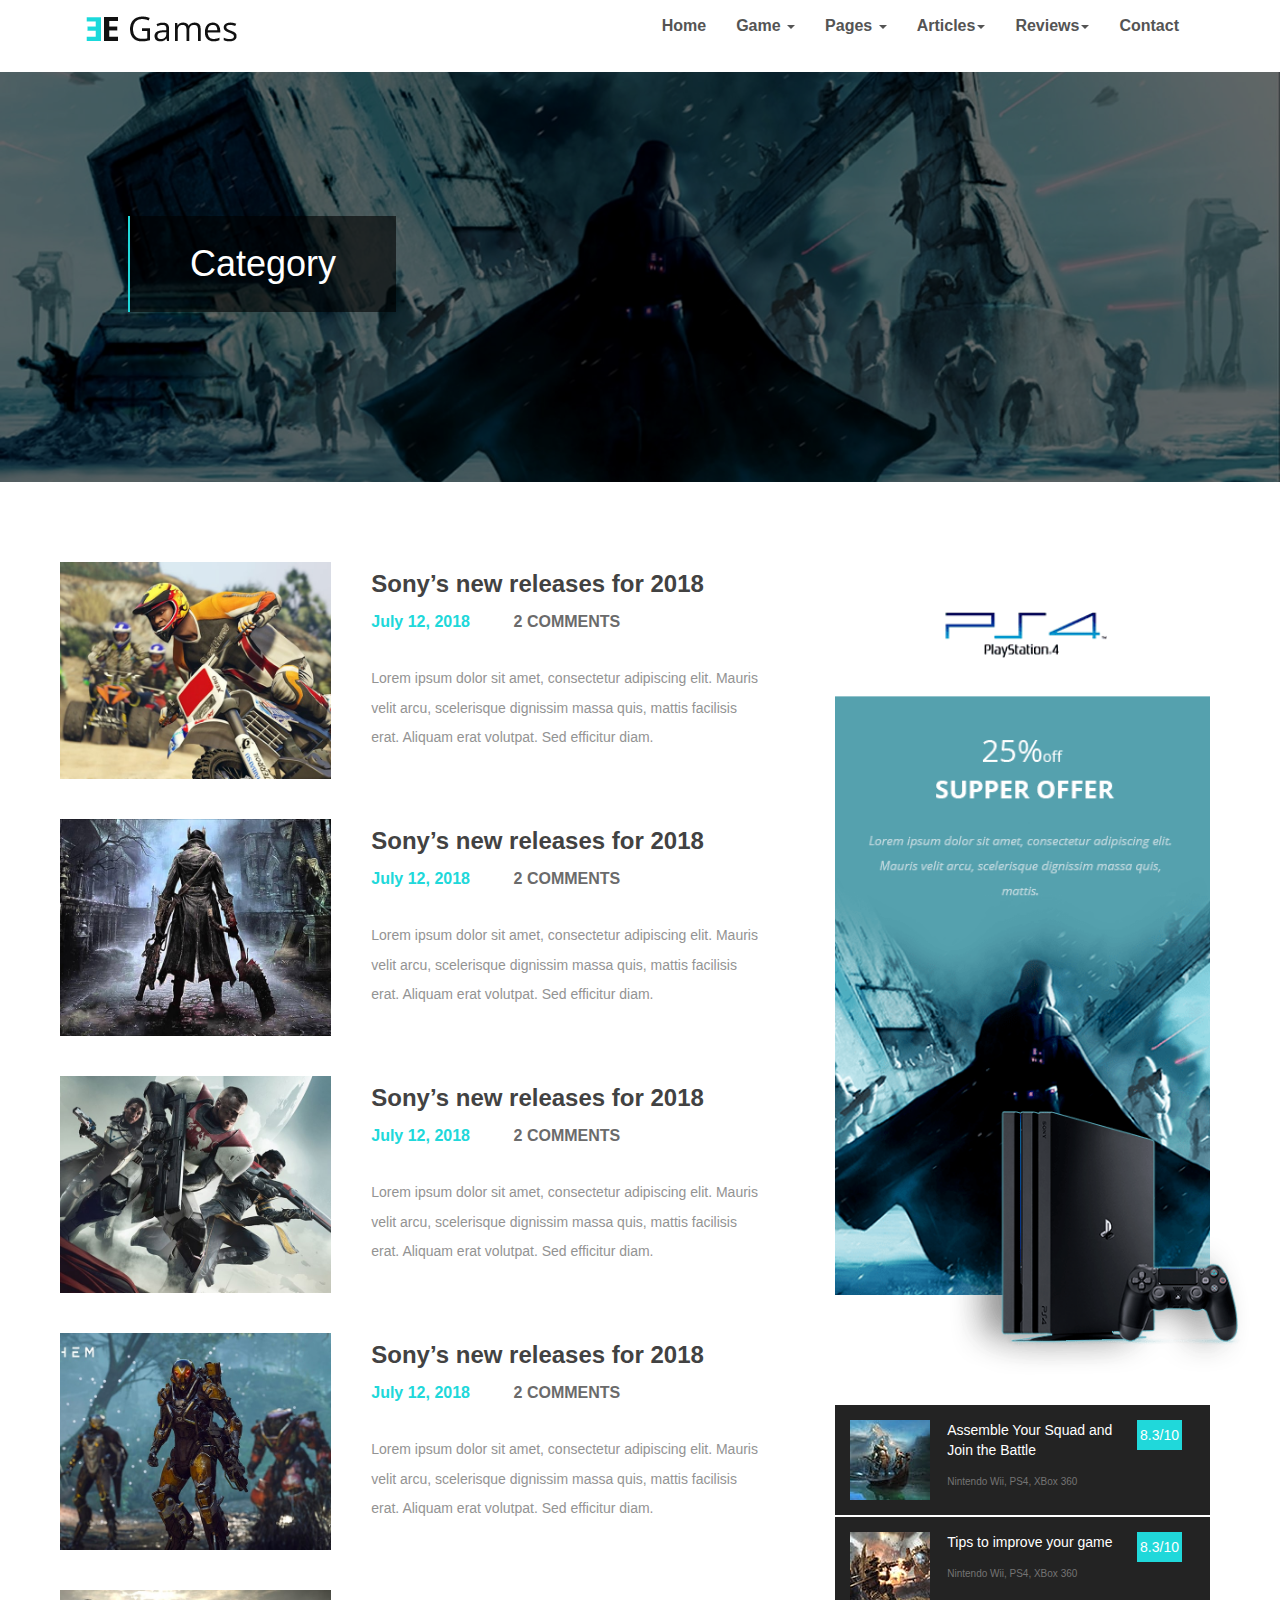
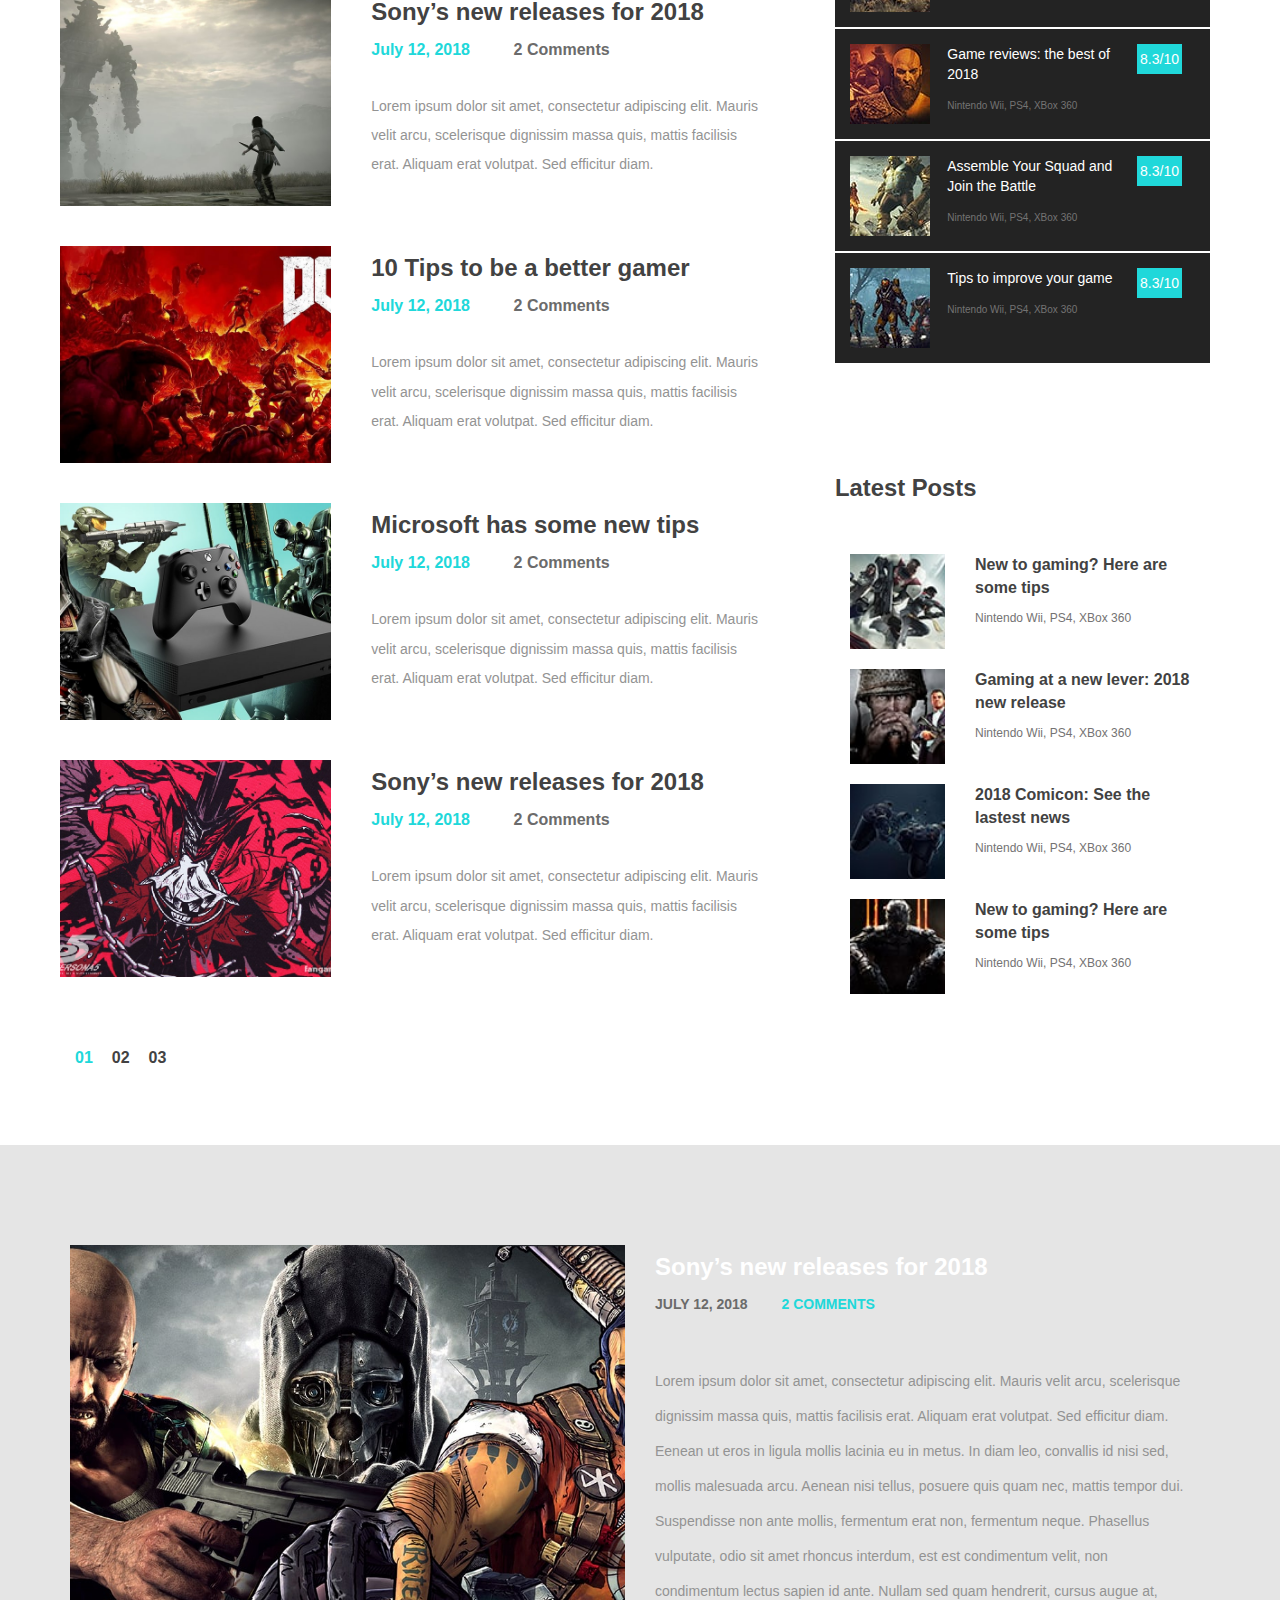
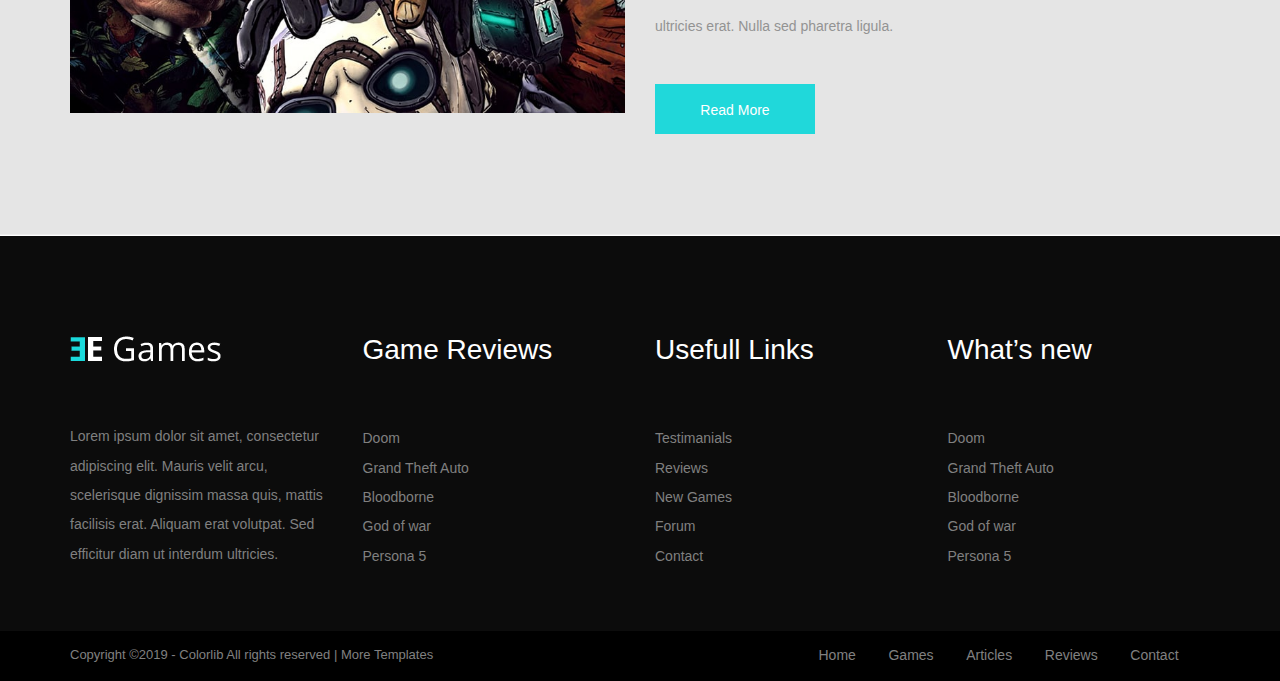
<file: articles.html>
<!DOCTYPE html>
<html>
<head>
    <meta charset="utf-8">
    <meta name="viewport" content="initial-scale=1.0, maximum-scale=1.0, user-scalable=no" />
    <title></title>
    <script src="jquery-1.12.4.js" type="text/javascript" charset="utf-8"></script>
    <script src="js/bootstrap.js" type="text/javascript" charset="utf-8"></script>
    <script src="js/articles-js.js" type="text/javascript" charset="utf-8"></script>
    <link rel="stylesheet" type="text/css" href="css/bootstrap.css"/>
    <link rel="stylesheet" type="text/css" href="css/articles-cs.css"/>
	</head>
	<body>
	<div id="bigDiv">
	<!--导航条-->
	 <header class="container">
	 	<nav class="navbar">
		  <div class="container-fluid">
		    <div class="navbar-header">
		      <button type="button" class="navbar-toggle collapsed head-btn" data-toggle="collapse" data-target="#head-nav" aria-expanded="false">
		        <span class="sr-only">Toggle navigation</span>
		        <span class="icon-bar"></span>
		        <span class="icon-bar"></span>
		        <span class="icon-bar"></span>
		      </button>
		      <a class="navbar-brand" href="#"><img src="img/core-img/logo.png"/></a>
		    </div>
			
		    <div class="collapse navbar-collapse" id="head-nav">
		      <ul class="nav navbar-nav navbar-right">
		        <li><a href="index.html">Home</a></li>
		        <li class="dropdown">
		          <a href="#" class="dropdown-toggle" data-toggle="dropdown" role="button" aria-haspopup="true" aria-expanded="false">Game <span class="caret"></span></a>
		          <ul class="dropdown-menu dropdown-menu-left">
		            <li><a href="game-review.html">Game Review</a></li>
		             <li role="separator" class="divider"></li>
		            <li><a href="single-game-review.html">Single-Game-Review</a></li>
		          </ul>
		        </li>
		        <li class="dropdown">
		          <a href="#" class="dropdown-toggle" data-toggle="dropdown" role="button" aria-haspopup="true" aria-expanded="false">Pages <span class="caret"></span></a>
		          <ul class="dropdown-menu dropdown-menu-left">
		            <li><a href="index.html">Home</a></li>
		             <li role="separator" class="divider"></li>
		            <li><a href="game-review.html">Game Review</a></li>
		             <li role="separator" class="divider"></li>
		            <li><a href="single-game-review.html">Single-Game-Review</a></li>
		             <li role="separator" class="divider"></li>
		            <li><a href="single-post.html">Single-Post</a></li>
		             <li role="separator" class="divider"></li>
		            <li><a href="articles.html">Articles</a></li>
		             <li role="separator" class="divider"></li>
		            <li><a href="contact.html">Contact</a></li>
		          </ul>
		        </li>
		        <li class="dropdown">
		          <a href="#" class="dropdown-toggle" data-toggle="dropdown" role="button" aria-haspopup="true" aria-expanded="false">Articles<span class="caret"></span></a>
		          <ul class="dropdown-menu dropdown-menu-left">
		            <li><a href="articles.html">Articles</a></li>
		             <li role="separator" class="divider"></li>
		            <li><a href="single-post.html">Single-Post</a></li>
		          </ul>
		        </li>
		        <li class="dropdown">
		          <a href="#" class="dropdown-toggle" data-toggle="dropdown" role="button" aria-haspopup="true" aria-expanded="false">Reviews<span class="caret"></span></a>
		          <ul class="dropdown-menu dropdown-menu-left">
		            <li><a href="game-review.html">Game Review</a></li>
		             <li role="separator" class="divider"></li>
		            <li><a href="single-game-review.html">Single-Game-Review</a></li>
		          </ul>
		        </li>
		        <li><a href="contact.html">Contact</a></li>
		      </ul>
		    </div>
		  </div>
		</nav>
	 	</header>
	 <!--/导航条--> 
	 
	 <!--图-->
	 <div class="bigImg col-xs-12">
	 	<div class="shadow"></div>
	 	<img src="img/bg-img/3.jpg"/>
	 	<div class="breadcrumb-text">
            <h2>Category</h2>
        </div>
	 </div>
	 <!--/图-->
	
	<!--section-->
	<section>
		<div class="container">
			<div class="row secDivCss">
				<div class="col-xs-12 col-lg-8 smaDivCss">
					<div class="smallDiv row">
						<div class="single-img col-xs-12 col-lg-5">
					 		<div class="shield"></div>
							<img src="img/bg-img/6.jpg"/>
						</div>
						<div class="article-content col-xs-12 col-lg-7">
	                        <a href="javacript:;" class="bigpost-title">Sony’s new releases for 2018</a>
	                        <div class="post-meta">
	                            <a href="javacript:;" class="post-date">July 12, 2018</a>
	                            <a href="javacript:;" class="post-comments">2 COMMENTS</a>
	                        </div>
	                        <p>Lorem ipsum dolor sit amet, consectetur adipiscing elit. Mauris velit arcu, scelerisque dignissim massa quis, mattis facilisis erat. Aliquam erat volutpat. Sed efficitur diam.</p>
	                    </div>
					</div>
					<div class="smallDiv row">
						<div class="single-img col-xs-12 col-lg-5">
							<div class="shield"></div>
							<img src="img/bg-img/7.jpg"/>
						</div>
						<div class="article-content col-xs-12 col-lg-7">
	                        <a href="javacript:;" class="bigpost-title">Sony’s new releases for 2018</a>
	                        <div class="post-meta">
	                            <a href="javacript:;" class="post-date">July 12, 2018</a>
	                            <a href="javacript:;" class="post-comments">2 COMMENTS</a>
	                        </div>
	                        <p>Lorem ipsum dolor sit amet, consectetur adipiscing elit. Mauris velit arcu, scelerisque dignissim massa quis, mattis facilisis erat. Aliquam erat volutpat. Sed efficitur diam.</p>
	                    </div>
					</div>
					<div class="smallDiv row">
						<div class="single-img col-xs-12 col-lg-5">
							<div class="shield"></div>
							<img src="img/bg-img/8.jpg"/>
						</div>
						<div class="article-content col-xs-12 col-lg-7">
	                        <a href="javacript:;" class="bigpost-title">Sony’s new releases for 2018</a>
	                        <div class="post-meta">
	                            <a href="javacript:;" class="post-date">July 12, 2018</a>
	                            <a href="javacript:;" class="post-comments">2 COMMENTS</a>
	                        </div>
	                        <p>Lorem ipsum dolor sit amet, consectetur adipiscing elit. Mauris velit arcu, scelerisque dignissim massa quis, mattis facilisis erat. Aliquam erat volutpat. Sed efficitur diam.</p>
	                    </div>
					</div>
					<div class="smallDiv row">
						<div class="single-img col-xs-12 col-lg-5">
							<div class="shield"></div>
							<img src="img/bg-img/9.jpg"/>
						</div>
						<div class="article-content col-xs-12 col-lg-7">
	                        <a href="javacript:;" class="bigpost-title">Sony’s new releases for 2018</a>
	                        <div class="post-meta">
	                            <a href="javacript:;" class="post-date">July 12, 2018</a>
	                            <a href="javacript:;" class="post-comments">2 COMMENTS</a>
	                        </div>
	                        <p>Lorem ipsum dolor sit amet, consectetur adipiscing elit. Mauris velit arcu, scelerisque dignissim massa quis, mattis facilisis erat. Aliquam erat volutpat. Sed efficitur diam.</p>
	                    </div>
					</div>
					<div class="smallDiv row">
						<div class="single-img col-xs-12 col-lg-5">
							<div class="shield"></div>
							<img src="img/bg-img/10.jpg"/>
						</div>
						<div class="article-content col-xs-12 col-lg-7">
                           <a href="javacript:;" class="bigpost-title">Sony’s new releases for 2018</a>
                            <div class="post-meta">
                                <a href="javacript:;" class="post-date">July 12, 2018</a>
                                <a href="javacript:;" class="post-comments">2 Comments</a>
                            </div>
                            <p>Lorem ipsum dolor sit amet, consectetur adipiscing elit. Mauris velit arcu, scelerisque dignissim massa quis, mattis facilisis erat. Aliquam erat volutpat. Sed efficitur diam.</p>
                        </div>
					</div>
					<div class="smallDiv row">
						<div class="single-img col-xs-12 col-lg-5">
							<div class="shield"></div>
							<img src="img/bg-img/11.jpg"/>
						</div>
						<div class="article-content col-xs-12 col-lg-7">
                        	<a href="javacript:;" class="bigpost-title">10 Tips to be a better gamer</a>
                            <div class="post-meta">
                                <a href="javacript:;" class="post-date">July 12, 2018</a>
                                <a href="javacript:;" class="post-comments">2 Comments</a>
                            </div>
                            <p>Lorem ipsum dolor sit amet, consectetur adipiscing elit. Mauris velit arcu, scelerisque dignissim massa quis, mattis facilisis erat. Aliquam erat volutpat. Sed efficitur diam.</p>
                        </div>
					</div>
					<div class="smallDiv row">
						<div class="single-img col-xs-12 col-lg-5">
							<div class="shield"></div>
							<img src="img/bg-img/12.jpg"/>
						</div>
						<div class="article-content col-xs-12 col-lg-7">
                         	<a href="javacript:;" class="bigpost-title">Microsoft has some new tips</a>
                            <div class="post-meta">
                                <a href="javacript:;" class="post-date">July 12, 2018</a>
                                <a href="javacript:;" class="post-comments">2 Comments</a>
                            </div>
                            <p>Lorem ipsum dolor sit amet, consectetur adipiscing elit. Mauris velit arcu, scelerisque dignissim massa quis, mattis facilisis erat. Aliquam erat volutpat. Sed efficitur diam.</p>
                        </div>
					</div>
					<div class="smallDiv row">
						<div class="single-img col-xs-12 col-lg-5">
							<div class="shield"></div>
							<img src="img/bg-img/13.jpg"/>
						</div>
						<div class="article-content col-xs-12 col-lg-7">
                        	<a href="javacript:;" class="bigpost-title">Sony’s new releases for 2018</a>
                            <div class="post-meta">
                                <a href="javacript:;" class="post-date">July 12, 2018</a>
                                <a href="javacript:;" class="post-comments">2 Comments</a>
                            </div>
                            <p>Lorem ipsum dolor sit amet, consectetur adipiscing elit. Mauris velit arcu, scelerisque dignissim massa quis, mattis facilisis erat. Aliquam erat volutpat. Sed efficitur diam.</p>
                        </div>
					</div>
					<nav aria-label="Page navigation example smallnav">
                        <ul class="pagination">
                            <li class="page-item"><a class="page-link" href="javacript:;">01</a></li>
                            <li class="page-item"><a class="page-link" href="javacript:;">02</a></li>
                            <li class="page-item"><a class="page-link" href="javacript:;">03</a></li>
                        </ul>
                    </nav>
				</div>
				<div class="col-xs-12 col-lg-4 smaDIv">
					<div class="long-pic">
						<a href="#"><img src="img/bg-img/add.png"/></a>
						<img src="img/bg-img/side-img.png"/>
					</div>
					<div class="div-move">
		 				<div class="content-div">
			 				<div class="img-div">
			 					<img src="img/bg-img/14.jpg"/>
			 				</div>
							<div class="font-div">
		                        <p>Assemble Your Squad and Join the Battle</p>
		                        <span>Nintendo Wii, PS4, XBox 360</span>
		                    </div>
		                    <div class="btn-div">8.3/10</div>
		 				</div>
		 				<div class="content-div">
			 				<div class="img-div">
			 					<img src="img/bg-img/15.jpg"/>
			 				</div>
							<div class="font-div">
		                        <p>Tips to improve your game</p>
	                            <span>Nintendo Wii, PS4, XBox 360</span>
		                    </div>
		                    <div class="btn-div">8.3/10</div>
		 				</div>
		 				<div class="content-div">
			 				<div class="img-div">
			 					<img src="img/bg-img/16.jpg"/>
			 				</div>
							<div class="font-div">
		                        <p>Game reviews: the best of 2018</p>
	                            <span>Nintendo Wii, PS4, XBox 360</span>
		                    </div>
		                    <div class="btn-div">8.3/10</div>
		 				</div>
		 				<div class="content-div">
			 				<div class="img-div">
			 					<img src="img/bg-img/17.jpg"/>
			 				</div>
							<div class="font-div">
		                         <p>Assemble Your Squad and Join the Battle</p>
	                             <span>Nintendo Wii, PS4, XBox 360</span>
		                    </div>
		                    <div class="btn-div">8.3/10</div>
		 				</div>
		 				<div class="content-div">
			 				<div class="img-div">
			 					<img src="img/bg-img/18.jpg"/>
			 				</div>
							<div class="font-div">
		                        <p>Tips to improve your game</p>
	                            <span>Nintendo Wii, PS4, XBox 360</span>
		                    </div>
		                    <div class="btn-div">8.3/10</div>
		 				</div>
	 			 	</div>
	 			 	<div class="single-widget-area post-widget">
                            <h4 class="widget-title">Latest Posts</h4>
                            <div class="single-post-area">
                                <div class="blog-thumbnail col-xs-4">
                                    <img src="img/bg-img/19.jpg" alt="">
                                </div>
                                <div class="blog-content col-xs-8">
                                    <a href="#" class="post-title">New to gaming? Here are some tips</a>
                                    <span>Nintendo Wii, PS4, XBox 360</span>
                                </div>
                            </div>

                            <div class="single-post-area">
                                <div class="blog-thumbnail col-xs-4">
                                    <img src="img/bg-img/20.jpg" alt="">
                                </div>
                                <div class="blog-content col-xs-8">
                                    <a href="#" class="post-title">Gaming at a new lever: 2018 new release</a>
                                    <span>Nintendo Wii, PS4, XBox 360</span>
                                </div>
                            </div>

                            <div class="single-post-area">
                                <div class="blog-thumbnail col-xs-4">
                                    <img src="img/bg-img/21.jpg" alt="">
                                </div>
                                <div class="blog-content col-xs-8">
                                    <a href="#" class="post-title">2018 Comicon: See the lastest news</a>
                                    <span>Nintendo Wii, PS4, XBox 360</span>
                                </div>
                            </div>

                            <div class="single-post-area">
                                <div class="blog-thumbnail col-xs-4">
                                    <img src="img/bg-img/22.jpg" alt="">
                                </div>
                                <div class="blog-content col-xs-8">
                                    <a href="#" class="post-title">New to gaming? Here are some tips</a>
                                    <span>Nintendo Wii, PS4, XBox 360</span>
                                </div>
                            </div>
                        </div>
				</div>
			</div>
		</div>	
	</section>
	<!--/section-->
	</div>
	
	<!--小介绍-->
	<div class="secondBig">
			<div class="container">
            <div class="row">
                <div class="col-xs-12 col-lg-6">
                    <div class="jieshao-thumbnail">
                        <img src="img/bg-img/4.jpg" alt="">
                    </div>
                </div>
                <div class="col-xs-12 col-lg-6">
                    <div class="jieshao-content">
                        <a href="single-post.html" class="bigpost-title1">Sony’s new releases for 2018</a>
                        <div class="jieshao-meta">
                            <a href="javacript:;" class="smapost-date">JULY 12, 2018</a>
                            <a href="javacript:;" class="smapost-comments">2 COMMENTS</a>
                        </div>
                        <p>Lorem ipsum dolor sit amet, consectetur adipiscing elit. Mauris velit arcu, scelerisque dignissim massa quis, mattis facilisis erat. Aliquam erat volutpat. Sed efficitur diam. Eenean ut eros in ligula mollis lacinia eu in metus. In diam leo, convallis id nisi sed, mollis malesuada arcu. Aenean nisi tellus, posuere quis quam nec, mattis tempor dui. Suspendisse non ante mollis, fermentum erat non, fermentum neque. Phasellus vulputate, odio sit amet rhoncus interdum, est est condimentum velit, non condimentum lectus sapien id ante. Nullam sed quam hendrerit, cursus augue at, ultricies erat. Nulla sed pharetra ligula.</p>
                        <a href="javacript:;" class="btn jieshao-btn">Read More</a>
                    </div>
                </div>
            </div>
		</div>
	</div>
	<!--/小介绍-->
	
	<!--回到顶部-->
	<div class="returnTop">
		<a class="btn glyphicon glyphicon-chevron-up returnBtn"></a>
	</div>
	<!--/回到顶部-->
	
	<!--底部-->
	<footer>
		<hr/>
		<div class="foot-main">
			<div class="container">
				<div class="row">
					<div class="col-xs-12 col-lg-3">
                        <div class="bigwidget-title">
							<a href="#"><img src="img/core-img/logo2.png"/></a>
						</div>
						<div class="widget-content">
                            <p>Lorem ipsum dolor sit amet, consectetur adipiscing elit. Mauris velit arcu, scelerisque dignissim massa quis, mattis facilisis erat. Aliquam erat volutpat. Sed efficitur diam ut interdum ultricies.</p>
                        </div>
					</div>
					<div class="col-xs-12 col-lg-3">
                        <div class="bigwidget-title">
                            <h4>Game Reviews</h4>
						</div>
						<div class="widget-content">
							 <ul>
                                <li><a href="#">Doom</a></li>
                                <li><a href="#">Grand Theft Auto</a></li>
                                <li><a href="#">Bloodborne</a></li>
                                <li><a href="#">God of war</a></li>
                                <li><a href="#">Persona 5</a></li>
                            </ul>
                        </div>
					</div>
					<div class="col-xs-12 col-lg-3">
                        <div class="bigwidget-title">
                            <h4>Usefull Links</h4>
						</div>
						<div class="widget-content">
							 <ul>
                                <li><a href="#">Testimanials</a></li>
                                <li><a href="#">Reviews</a></li>
                                <li><a href="#">New Games</a></li>
                                <li><a href="#">Forum</a></li>
                                <li><a href="#">Contact</a></li>
                            </ul>
                        </div>
					</div>
					<div class="col-xs-12 col-lg-3">
                        <div class="bigwidget-title">
                            <h4>What’s new</h4>
						</div>
						<div class="widget-content">
							 <ul>
                                <li><a href="#">Doom</a></li>
                                <li><a href="#">Grand Theft Auto</a></li>
                                <li><a href="#">Bloodborne</a></li>
                                <li><a href="#">God of war</a></li>
                                <li><a href="#">Persona 5</a></li>
                            </ul>
                        </div>
					</div>
				</div>
			</div>
		</div>
		<div class="copywrite-content">
            <div class="container">
                <div class="row">
                    <div class="col-xs-12 col-lg-5">
                        <p class="copywrite-text"><a href="#">
							Copyright &copy;2019 - Colorlib All rights reserved | More Templates 
						</p>
                    </div>
                    <div class="col-xs-12 col-lg-7">
                        <div class="footer-nav">
                            <ul>
                                <li><a href="index.html">Home</a></li>
                                <li><a href="game-review.html">Games</a></li>
                                <li><a href="articles.html">Articles</a></li>
                                <li><a href="single-game-review.html">Reviews</a></li>
                                <li><a href="contact.html">Contact</a></li>
                            </ul>
                        </div>
                    </div>
                </div>
            </div>
        </div>
	</footer>
	<!--/底部-->
	</body>
</html>
</file>
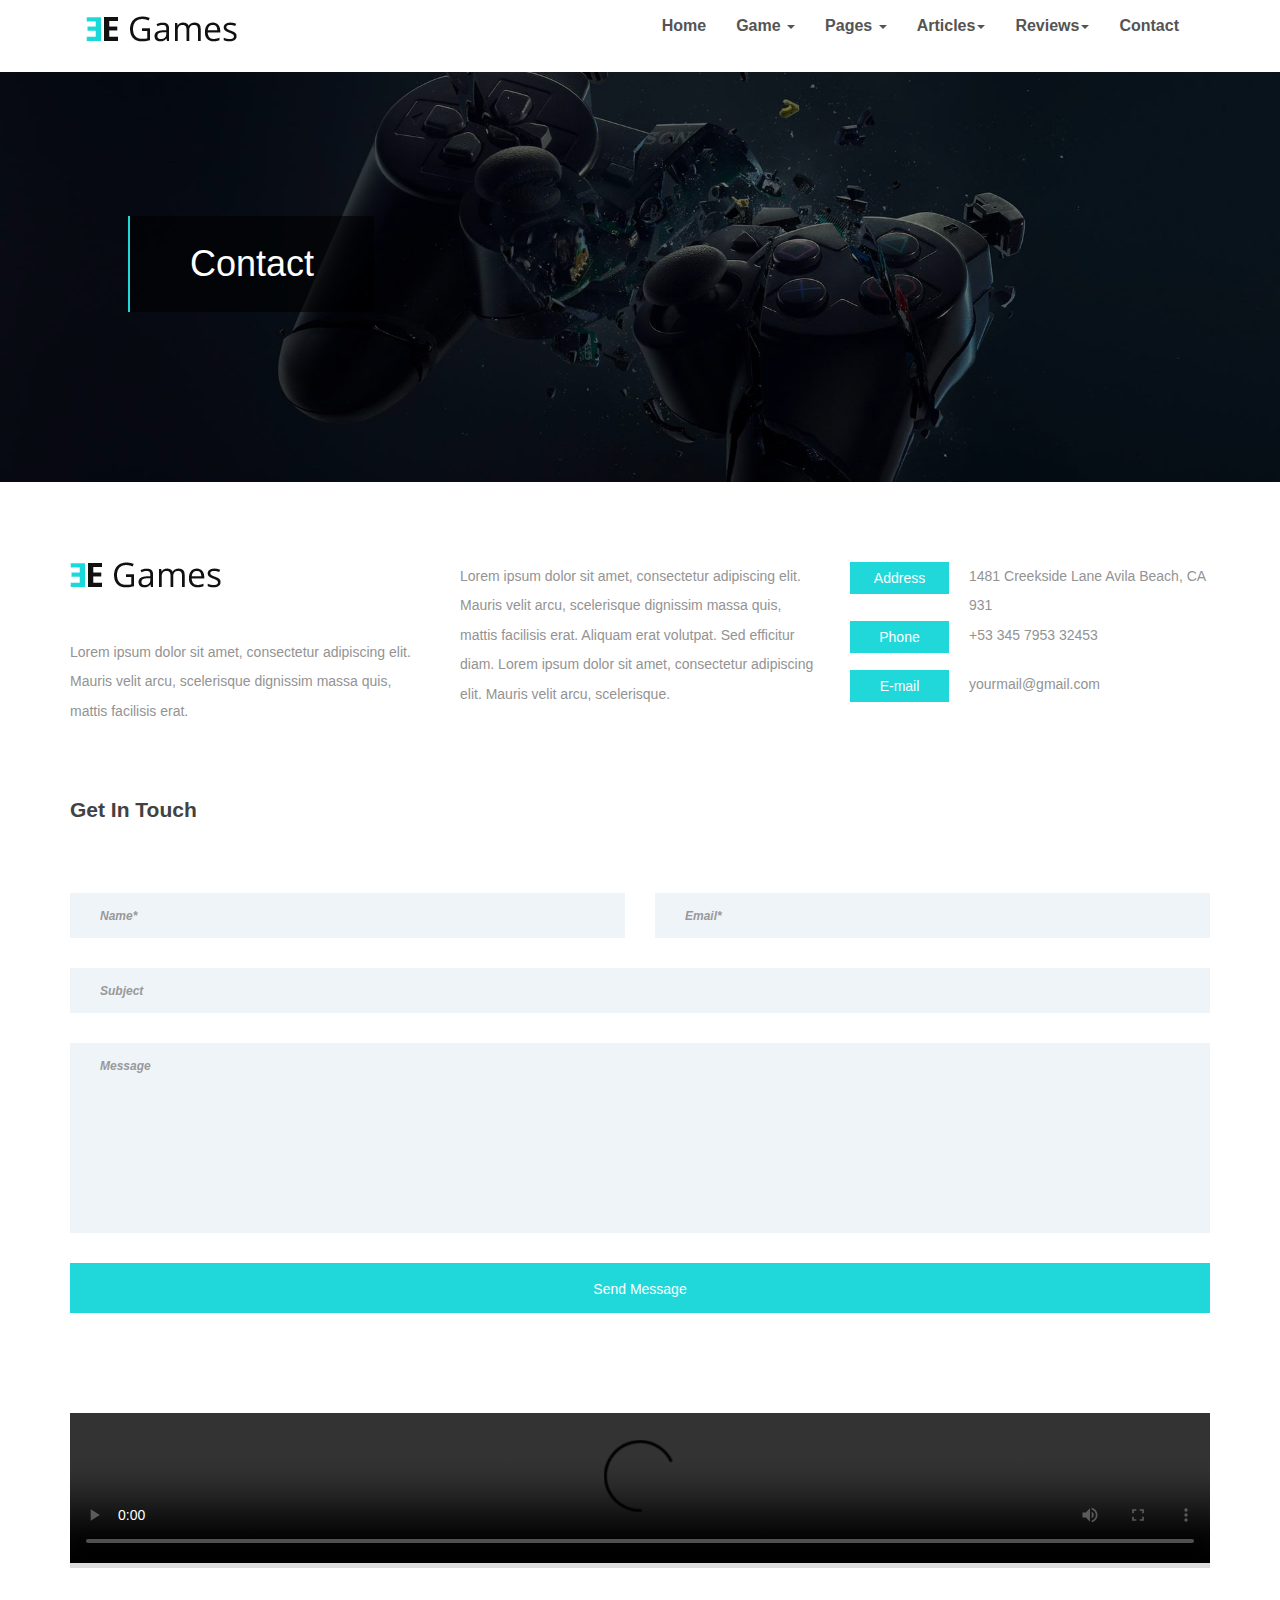
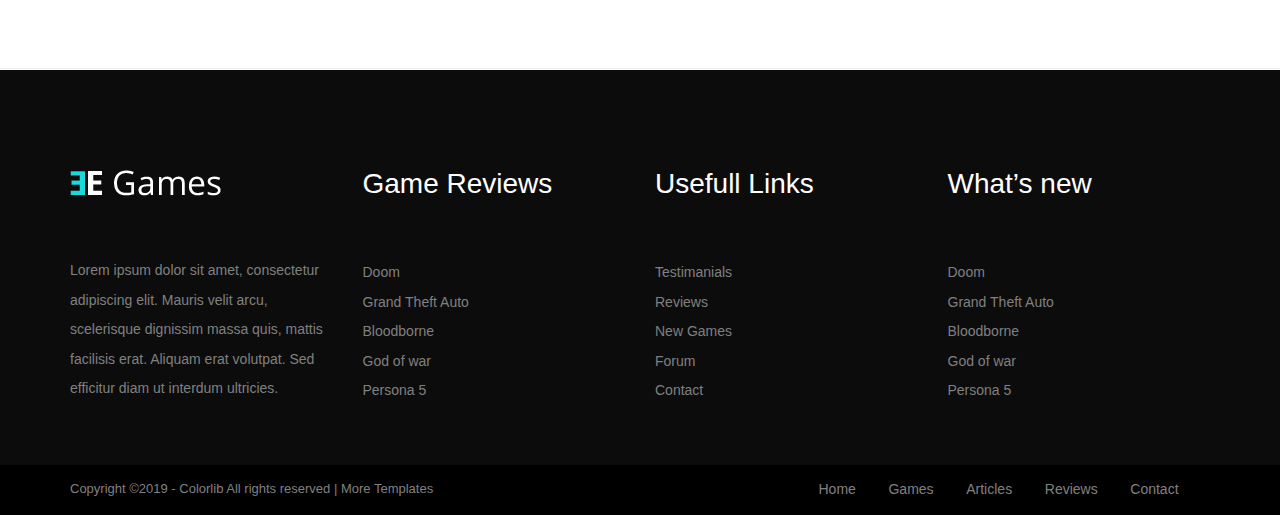
<file: contact.html>
<!DOCTYPE html>
<html>
<head>
    <meta charset="utf-8">
    <meta name="viewport" content="initial-scale=1.0, maximum-scale=1.0, user-scalable=no" />
    <title></title>
    <script src="jquery-1.12.4.js" type="text/javascript" charset="utf-8"></script>
    <script src="js/bootstrap.js" type="text/javascript" charset="utf-8"></script>
    <script src="js/contact-js.js" type="text/javascript" charset="utf-8"></script>
    <link rel="stylesheet" type="text/css" href="css/bootstrap.css"/>
    <link rel="stylesheet" type="text/css" href="css/contact-css.css"/>
	</head>
	<body>
	<div id="bigDiv">
	<!--导航条-->
	 <header class="container">
	 	<nav class="navbar">
		  <div class="container-fluid">
		    <div class="navbar-header">
		      <button type="button" class="navbar-toggle collapsed head-btn" data-toggle="collapse" data-target="#head-nav" aria-expanded="false">
		        <span class="sr-only">Toggle navigation</span>
		        <span class="icon-bar"></span>
		        <span class="icon-bar"></span>
		        <span class="icon-bar"></span>
		      </button>
		      <a class="navbar-brand" href="#"><img src="img/core-img/logo.png"/></a>
		    </div>
			
		    <div class="collapse navbar-collapse" id="head-nav">
		      <ul class="nav navbar-nav navbar-right">
		        <li><a href="index.html">Home</a></li>
		        <li class="dropdown">
		          <a href="#" class="dropdown-toggle" data-toggle="dropdown" role="button" aria-haspopup="true" aria-expanded="false">Game <span class="caret"></span></a>
		          <ul class="dropdown-menu dropdown-menu-left">
		            <li><a href="game-review.html">Game Review</a></li>
		             <li role="separator" class="divider"></li>
		            <li><a href="single-game-review.html">Single-Game-Review</a></li>
		          </ul>
		        </li>
		        <li class="dropdown">
		          <a href="#" class="dropdown-toggle" data-toggle="dropdown" role="button" aria-haspopup="true" aria-expanded="false">Pages <span class="caret"></span></a>
		          <ul class="dropdown-menu dropdown-menu-left">
		            <li><a href="index.html">Home</a></li>
		             <li role="separator" class="divider"></li>
		            <li><a href="game-review.html">Game Review</a></li>
		             <li role="separator" class="divider"></li>
		            <li><a href="single-game-review.html">Single-Game-Review</a></li>
		             <li role="separator" class="divider"></li>
		            <li><a href="single-post.html">Single-Post</a></li>
		             <li role="separator" class="divider"></li>
		            <li><a href="articles.html">Articles</a></li>
		             <li role="separator" class="divider"></li>
		            <li><a href="contact.html">Contact</a></li>
		          </ul>
		        </li>
		        <li class="dropdown">
		          <a href="#" class="dropdown-toggle" data-toggle="dropdown" role="button" aria-haspopup="true" aria-expanded="false">Articles<span class="caret"></span></a>
		          <ul class="dropdown-menu dropdown-menu-left">
		            <li><a href="articles.html">Articles</a></li>
		             <li role="separator" class="divider"></li>
		            <li><a href="single-post.html">Single-Post</a></li>
		          </ul>
		        </li>
		        <li class="dropdown">
		          <a href="#" class="dropdown-toggle" data-toggle="dropdown" role="button" aria-haspopup="true" aria-expanded="false">Reviews<span class="caret"></span></a>
		          <ul class="dropdown-menu dropdown-menu-left">
		            <li><a href="game-review.html">Game Review</a></li>
		             <li role="separator" class="divider"></li>
		            <li><a href="single-game-review.html">Single-Game-Review</a></li>
		          </ul>
		        </li>
		        <li><a href="contact.html">Contact</a></li>
		      </ul>
		    </div>
		  </div>
		</nav>
	 	</header>
	 <!--/导航条--> 
	 
	 <!--图-->
	 <div class="bigImg col-xs-12">
	 	<div class="shadow"></div>
	 	<img src="img/bg-img/23.jpg"/>
	 	<div class="breadcrumb-text">
            <h2>Contact</h2>
        </div>
	 </div>
	 <!--/图-->
	 
	<!--内容-->
	<section>
		<div class="container">
			<div class="row">
				<div class="col-xs-12 col-lg-4">
					<div class="contact-content">
                        <a href="javacript:;"><img src="img/core-img/logo.png" alt=""></a>
                        <p>Lorem ipsum dolor sit amet, consectetur adipiscing elit. Mauris velit arcu, scelerisque dignissim massa quis, mattis facilisis erat.</p>
                    </div>
				</div>
				<div class="col-xs-12 col-lg-4">
					<div class="contact-content">
                        <p>Lorem ipsum dolor sit amet, consectetur adipiscing elit. Mauris velit arcu, scelerisque dignissim massa quis, mattis facilisis erat. Aliquam erat volutpat. Sed efficitur diam. Lorem ipsum dolor sit amet, consectetur adipiscing elit. Mauris velit arcu, scelerisque.</p>
                    </div>
				</div>
				<div class="col-xs-12 col-lg-4">
					<div class="contact-content">
                        <div class="single-contact-info">
                            <div class="title">
                                <p>Address</p>
                            </div>
                            <p>1481 Creekside Lane Avila Beach, CA 931</p>
                        </div>

                        <div class="single-contact-info">
                            <div class="title">
                                <p>Phone</p>
                            </div>
                            <p>+53 345 7953 32453</p>
                        </div>

                        <div class="single-contact-info">
                            <div class="title">
                                <p>E-mail</p>
                            </div>
                            <p>yourmail@gmail.com</p>
                        </div>
                    </div>
				</div>
				<div class="col-xs-12">
                    <h4 class="sec4">Get In Touch</h4>

                    <div class="contact-form-area">
                        <form action="#" method="post">
                            <div class="row">
                                <div class="col-xs-12 col-lg-6">
                                    <input type="text" class="form-control" id="name" placeholder="Name*">
                                </div>
                                <div class="col-xs-12 col-lg-6">
                                    <input type="email" class="form-control" id="email" placeholder="Email*">
                                </div>
                                <div class="col-xs-12">
                                    <input type="text" class="form-control" id="subject" placeholder="Subject">
                                </div>
                                <div class="col-xs-12">
                                    <textarea name="message" class="form-control" id="message" cols="30" rows="10" placeholder="Message"></textarea>
                                </div>
                                <div class="col-xs-12">
                                    <button class="btn egames-btn" type="submit">Send Message</button>
                                </div>
                            </div>
                        </form>
                    </div>
                </div>
                <div class="col-xs-12">
                    <div class="vide">
                    	<video controls="controls">
                    		<source src="https://yys.v.netease.com/2018/0927/2f6b26fc71cc61a47a3d0d1db18ea316qt.mp4"></source>
                    	</video>
                    </div>
                </div>
			</div>
		</div>
	</section>
	<!--/内容-->
	</div>
	
	<!--回到顶部-->
	<div class="returnTop">
		<a class="btn glyphicon glyphicon-chevron-up returnBtn"></a>
	</div>
	<!--/回到顶部-->
	
	<!--底部-->
	<footer>
		<hr/>
		<div class="foot-main">
			<div class="container">
				<div class="row">
					<div class="col-xs-12 col-lg-3">
                        <div class="bigwidget-title">
							<a href="#"><img src="img/core-img/logo2.png"/></a>
						</div>
						<div class="widget-content">
                            <p>Lorem ipsum dolor sit amet, consectetur adipiscing elit. Mauris velit arcu, scelerisque dignissim massa quis, mattis facilisis erat. Aliquam erat volutpat. Sed efficitur diam ut interdum ultricies.</p>
                        </div>
					</div>
					<div class="col-xs-12 col-lg-3">
                        <div class="bigwidget-title">
                            <h4>Game Reviews</h4>
						</div>
						<div class="widget-content">
							 <ul>
                                <li><a href="#">Doom</a></li>
                                <li><a href="#">Grand Theft Auto</a></li>
                                <li><a href="#">Bloodborne</a></li>
                                <li><a href="#">God of war</a></li>
                                <li><a href="#">Persona 5</a></li>
                            </ul>
                        </div>
					</div>
					<div class="col-xs-12 col-lg-3">
                        <div class="bigwidget-title">
                            <h4>Usefull Links</h4>
						</div>
						<div class="widget-content">
							 <ul>
                                <li><a href="#">Testimanials</a></li>
                                <li><a href="#">Reviews</a></li>
                                <li><a href="#">New Games</a></li>
                                <li><a href="#">Forum</a></li>
                                <li><a href="#">Contact</a></li>
                            </ul>
                        </div>
					</div>
					<div class="col-xs-12 col-lg-3">
                        <div class="bigwidget-title">
                            <h4>What’s new</h4>
						</div>
						<div class="widget-content">
							 <ul>
                                <li><a href="#">Doom</a></li>
                                <li><a href="#">Grand Theft Auto</a></li>
                                <li><a href="#">Bloodborne</a></li>
                                <li><a href="#">God of war</a></li>
                                <li><a href="#">Persona 5</a></li>
                            </ul>
                        </div>
					</div>
				</div>
			</div>
		</div>
		<div class="copywrite-content">
            <div class="container">
                <div class="row">
                    <div class="col-xs-12 col-lg-5">
                        <p class="copywrite-text"><a href="#">
							Copyright &copy;2019 - Colorlib All rights reserved | More Templates 
						</p>
                    </div>
                    <div class="col-xs-12 col-lg-7">
                        <div class="footer-nav">
                            <ul>
                                <li><a href="index.html">Home</a></li>
                                <li><a href="game-review.html">Games</a></li>
                                <li><a href="articles.html">Articles</a></li>
                                <li><a href="single-game-review.html">Reviews</a></li>
                                <li><a href="contact.html">Contact</a></li>
                            </ul>
                        </div>
                    </div>
                </div>
            </div>
        </div>
	</footer>
	<!--/底部-->
	</body>
</html>
</file>
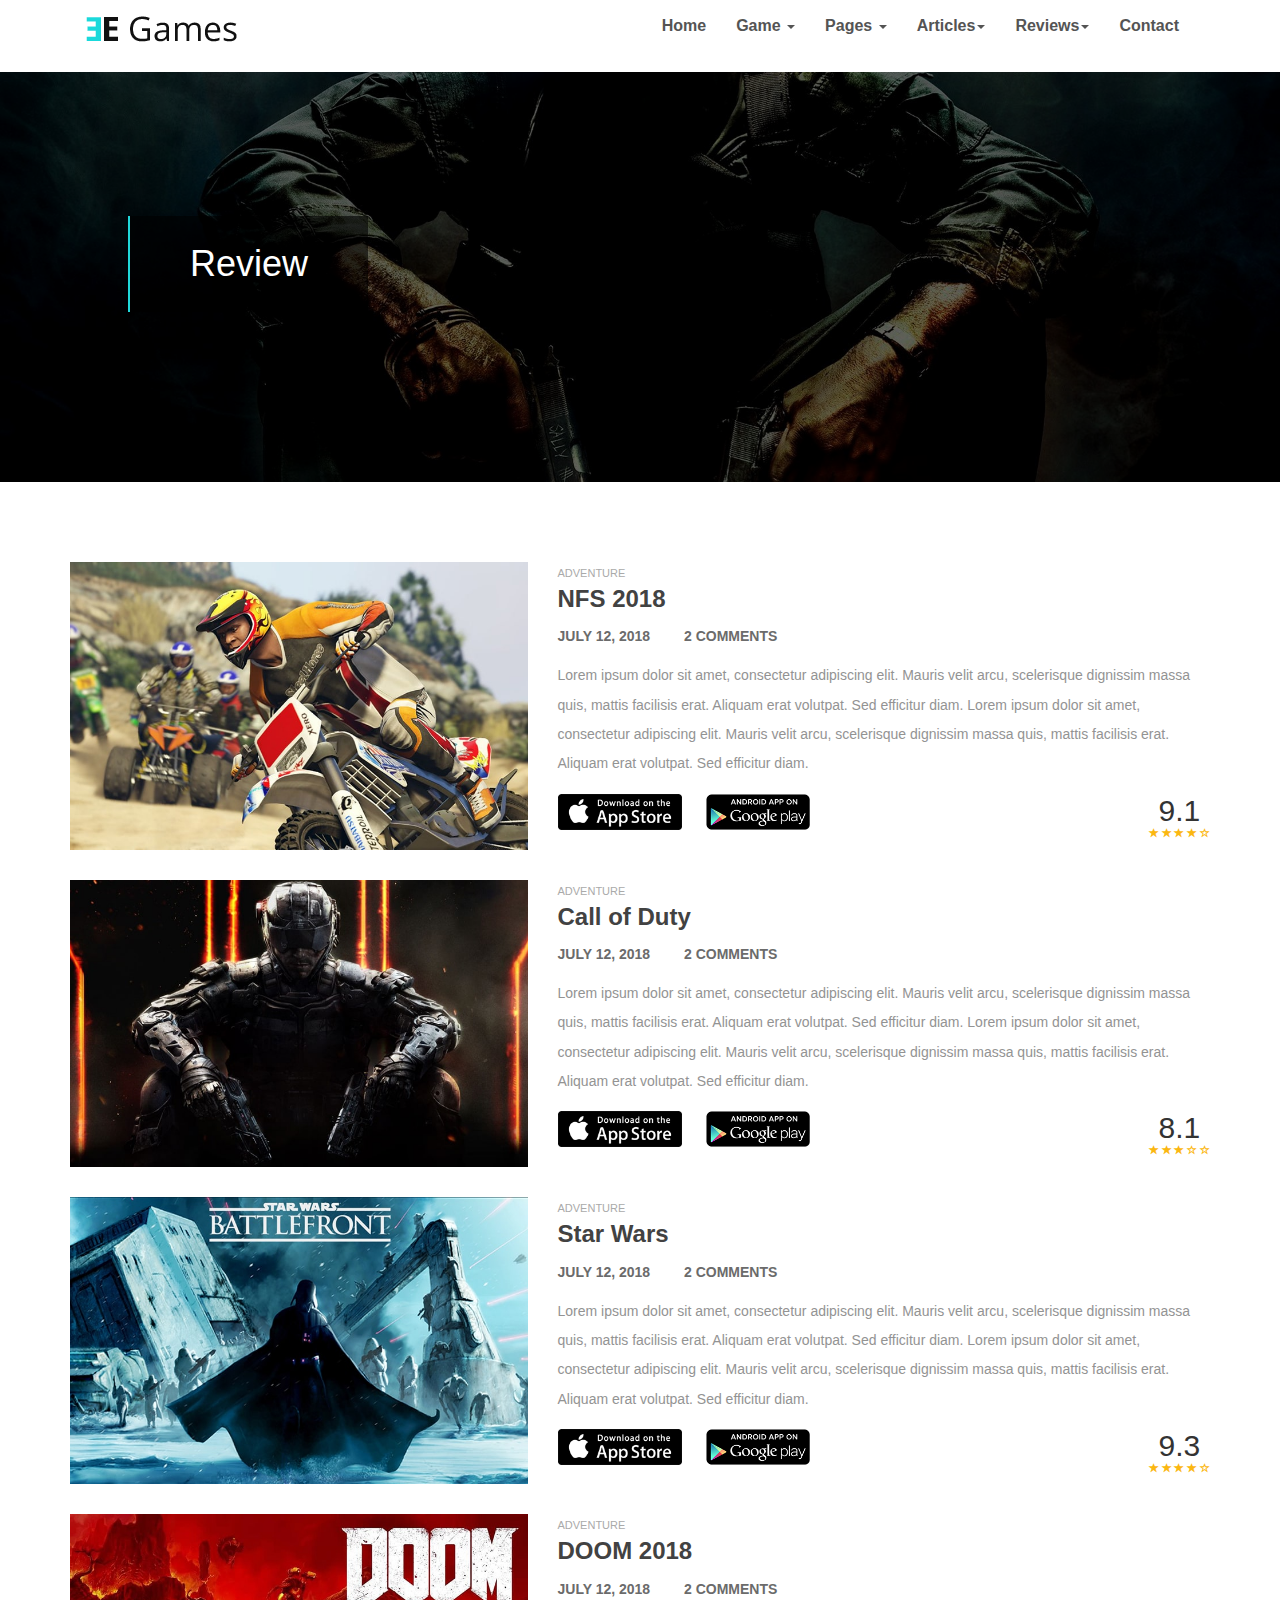
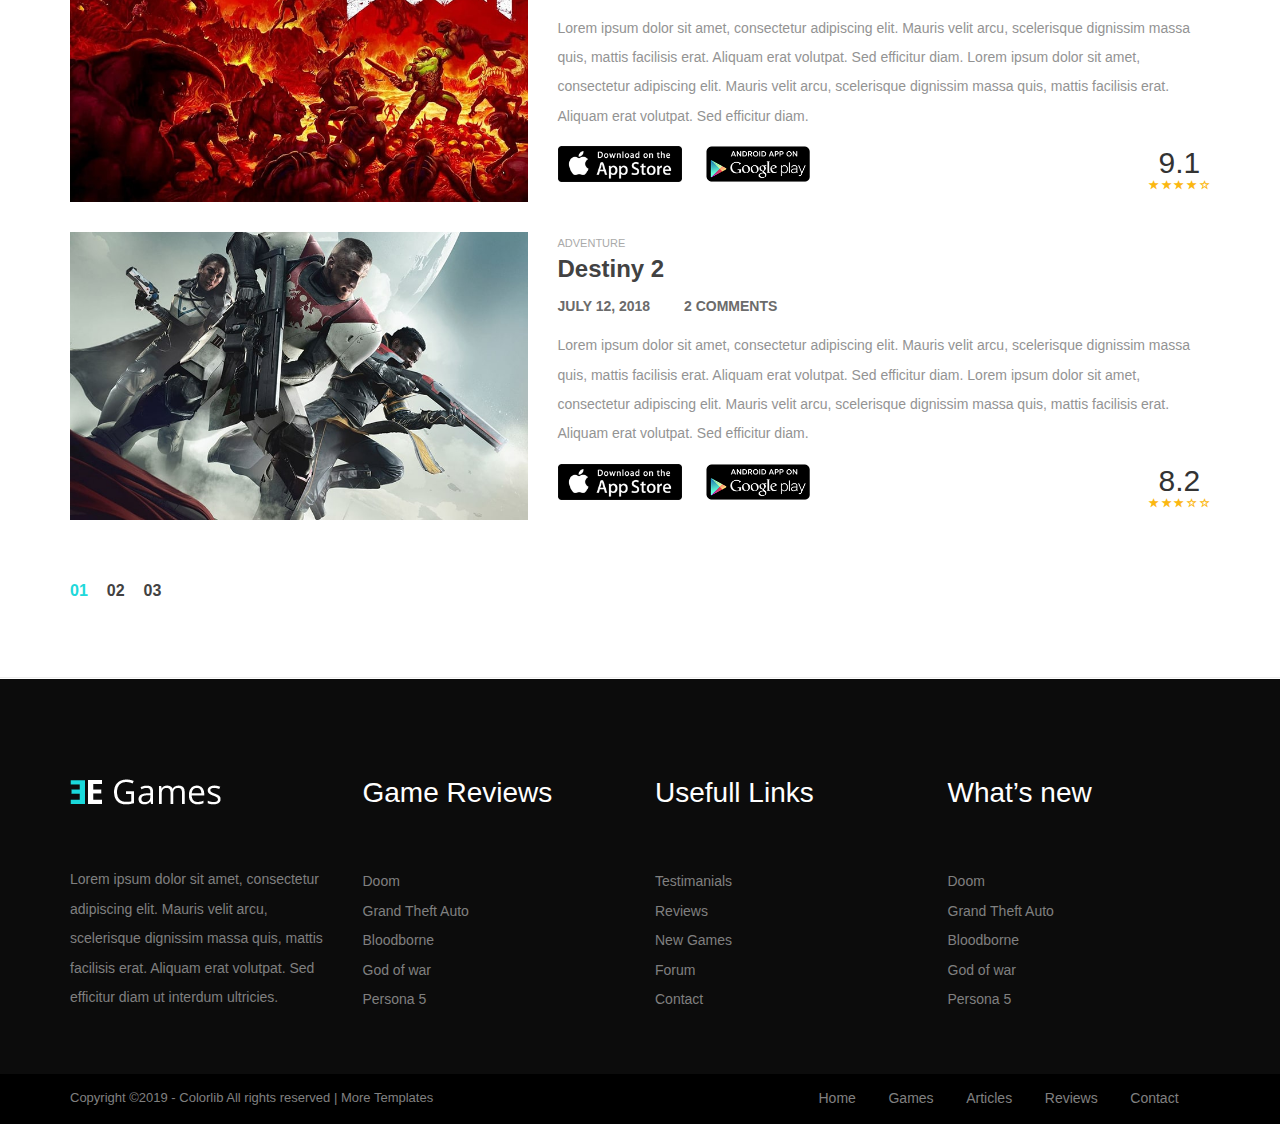
<file: game-review.html>
<!DOCTYPE html>
<html>
<head>
    <meta charset="utf-8">
    <meta name="viewport" content="initial-scale=1.0, maximum-scale=1.0, user-scalable=no" />
    <title></title>
    <script src="jquery-1.12.4.js" type="text/javascript" charset="utf-8"></script>
    <script src="js/bootstrap.js" type="text/javascript" charset="utf-8"></script>
    <script src="js/game-review-js.js" type="text/javascript" charset="utf-8"></script>
    <link rel="stylesheet" type="text/css" href="css/bootstrap.css"/>
    <link rel="stylesheet" type="text/css" href="css/game-review-css.css"/>
	</head>
	<body>
	<div id="bigDiv">
	<!--导航条-->
	 <header class="container">
	 	<nav class="navbar">
		  <div class="container-fluid">
		    <div class="navbar-header">
		      <button type="button" class="navbar-toggle collapsed head-btn" data-toggle="collapse" data-target="#head-nav" aria-expanded="false">
		        <span class="sr-only">Toggle navigation</span>
		        <span class="icon-bar"></span>
		        <span class="icon-bar"></span>
		        <span class="icon-bar"></span>
		      </button>
		      <a class="navbar-brand" href="#"><img src="img/core-img/logo.png"/></a>
		    </div>
			
		    <div class="collapse navbar-collapse" id="head-nav">
		      <ul class="nav navbar-nav navbar-right">
		        <li><a href="index.html">Home</a></li>
		        <li class="dropdown">
		          <a href="#" class="dropdown-toggle" data-toggle="dropdown" role="button" aria-haspopup="true" aria-expanded="false">Game <span class="caret"></span></a>
		          <ul class="dropdown-menu dropdown-menu-left">
		            <li><a href="game-review.html">Game Review</a></li>
		             <li role="separator" class="divider"></li>
		            <li><a href="single-game-review.html">Single-Game-Review</a></li>
		          </ul>
		        </li>
		        <li class="dropdown">
		          <a href="#" class="dropdown-toggle" data-toggle="dropdown" role="button" aria-haspopup="true" aria-expanded="false">Pages <span class="caret"></span></a>
		          <ul class="dropdown-menu dropdown-menu-left">
		            <li><a href="index.html">Home</a></li>
		             <li role="separator" class="divider"></li>
		            <li><a href="game-review.html">Game Review</a></li>
		             <li role="separator" class="divider"></li>
		            <li><a href="single-game-review.html">Single-Game-Review</a></li>
		             <li role="separator" class="divider"></li>
		            <li><a href="single-post.html">Single-Post</a></li>
		             <li role="separator" class="divider"></li>
		            <li><a href="articles.html">Articles</a></li>
		             <li role="separator" class="divider"></li>
		            <li><a href="contact.html">Contact</a></li>
		          </ul>
		        </li>
		        <li class="dropdown">
		          <a href="#" class="dropdown-toggle" data-toggle="dropdown" role="button" aria-haspopup="true" aria-expanded="false">Articles<span class="caret"></span></a>
		          <ul class="dropdown-menu dropdown-menu-left">
		            <li><a href="articles.html">Articles</a></li>
		             <li role="separator" class="divider"></li>
		            <li><a href="single-post.html">Single-Post</a></li>
		          </ul>
		        </li>
		        <li class="dropdown">
		          <a href="#" class="dropdown-toggle" data-toggle="dropdown" role="button" aria-haspopup="true" aria-expanded="false">Reviews<span class="caret"></span></a>
		          <ul class="dropdown-menu dropdown-menu-left">
		            <li><a href="game-review.html">Game Review</a></li>
		             <li role="separator" class="divider"></li>
		            <li><a href="single-game-review.html">Single-Game-Review</a></li>
		          </ul>
		        </li>
		        <li><a href="contact.html">Contact</a></li>
		      </ul>
		    </div>
		  </div>
		</nav>
	 	</header>
	 <!--/导航条--> 
	 
	 <!--图-->
	 <div class="bigImg col-xs-12">
	 	<div class="shadow"></div>
	 	<img src="img/bg-img/27.jpg"/>
	 	<div class="breadcrumb-text">
            <h2>Review</h2>
        </div>
	 </div>
	 <!--/图-->
	 
	<!--内容-->
	<section>
		<div class="container">
			<div class="row content-mar">
				<div class="col-xs-12 col-lg-5">
					 <div class="game-thumbnail">
					 	<div class="shield"></div>
                        <img src="img/bg-img/28.jpg" alt="" class="changeImg">
                    </div>
				</div>
				<div class="col-xs-12 col-lg-7">
					<div class="game-content">
                        <span class="game-tag">Adventure</span>
                        <a href="javacript:;" class="game-title">NFS 2018</a>
                        <div class="game-meta">
                            <a href="javacript:;" class="game-date">JULY 12, 2018</a>
                            <a href="javacript:;" class="game-comments">2 COMMENTS</a>
                        </div>
                        <p>Lorem ipsum dolor sit amet, consectetur adipiscing elit. Mauris velit arcu, scelerisque dignissim massa quis, mattis facilisis erat. Aliquam erat volutpat. Sed efficitur diam. Lorem ipsum dolor sit amet, consectetur adipiscing elit. Mauris velit arcu, scelerisque dignissim massa quis, mattis facilisis erat. Aliquam erat volutpat. Sed efficitur diam.</p>
                        <div class="download-rating-area">
                            <div class="download-area">
                                <a href="javacript:;"><img src="img/core-img/app-store.png" alt=""></a>
                                <a href="javacript:;"><img src="img/core-img/google-play.png" alt=""></a>
                            </div>
                            <div class="rating-area text-center">
                                <h3>9.1</h3>
                                <div class="stars">
                                    <i class="glyphicon glyphicon-star" aria-hidden="true"></i>
                                    <i class="glyphicon glyphicon-star" aria-hidden="true"></i>
                                    <i class="glyphicon glyphicon-star" aria-hidden="true"></i>
                                    <i class="glyphicon glyphicon-star" aria-hidden="true"></i>
                                    <i class="glyphicon glyphicon-star-empty" aria-hidden="true"></i>
                                </div>
                            </div>
                        </div>
                    </div>
				</div>
			</div>
			<div class="row content-mar">
				<div class="col-xs-12 col-lg-5">
					 <div class="game-thumbnail">
					 	<div class="shield"></div>
                        <img src="img/bg-img/29.jpg" alt="" class="changeImg">
                    </div>
				</div>
				<div class="col-xs-12 col-lg-7">
					<div class="game-content">
                        <span class="game-tag">Adventure</span>
                        <a href="javacript:;" class="game-title">Call of Duty</a>
                        <div class="game-meta">
                            <a href="javacript:;" class="game-date">JULY 12, 2018</a>
                            <a href="javacript:;" class="game-comments">2 COMMENTS</a>
                        </div>
                         <p>Lorem ipsum dolor sit amet, consectetur adipiscing elit. Mauris velit arcu, scelerisque dignissim massa quis, mattis facilisis erat. Aliquam erat volutpat. Sed efficitur diam. Lorem ipsum dolor sit amet, consectetur adipiscing elit. Mauris velit arcu, scelerisque dignissim massa quis, mattis facilisis erat. Aliquam erat volutpat. Sed efficitur diam.</p>
                        <div class="download-rating-area">
                            <div class="download-area">
                                <a href="javacript:;"><img src="img/core-img/app-store.png" alt=""></a>
                                <a href="javacript:;"><img src="img/core-img/google-play.png" alt=""></a>
                            </div>
                            <div class="rating-area text-center">
                                <h3>8.1</h3>
                                <div class="stars">
                                    <i class="glyphicon glyphicon-star" aria-hidden="true"></i>
                                    <i class="glyphicon glyphicon-star" aria-hidden="true"></i>
                                    <i class="glyphicon glyphicon-star" aria-hidden="true"></i>
                                    <i class="glyphicon glyphicon-star-empty" aria-hidden="true"></i>
                                    <i class="glyphicon glyphicon-star-empty" aria-hidden="true"></i>
                                </div>
                            </div>
                        </div>
                    </div>
				</div>
			</div>
			<div class="row content-mar">
				<div class="col-xs-12 col-lg-5">
					 <div class="game-thumbnail">
					 	<div class="shield"></div>
                        <img src="img/bg-img/30.jpg" alt="" class="changeImg">
                    </div>
				</div>
				<div class="col-xs-12 col-lg-7">
					<div class="game-content">
                        <span class="game-tag">Adventure</span>
                        <a href="javacript:;" class="game-title">Star Wars</a>
                        <div class="game-meta">
                            <a href="javacript:;" class="game-date">JULY 12, 2018</a>
                            <a href="javacript:;" class="game-comments">2 COMMENTS</a>
                        </div>
                        <p>Lorem ipsum dolor sit amet, consectetur adipiscing elit. Mauris velit arcu, scelerisque dignissim massa quis, mattis facilisis erat. Aliquam erat volutpat. Sed efficitur diam. Lorem ipsum dolor sit amet, consectetur adipiscing elit. Mauris velit arcu, scelerisque dignissim massa quis, mattis facilisis erat. Aliquam erat volutpat. Sed efficitur diam.</p>
                        <div class="download-rating-area">
                            <div class="download-area">
                                <a href="javacript:;"><img src="img/core-img/app-store.png" alt=""></a>
                                <a href="javacript:;"><img src="img/core-img/google-play.png" alt=""></a>
                            </div>
                            <div class="rating-area text-center">
                                <h3>9.3</h3>
                                <div class="stars">
                                    <i class="glyphicon glyphicon-star" aria-hidden="true"></i>
                                    <i class="glyphicon glyphicon-star" aria-hidden="true"></i>
                                    <i class="glyphicon glyphicon-star" aria-hidden="true"></i>
                                    <i class="glyphicon glyphicon-star" aria-hidden="true"></i>
                                    <i class="glyphicon glyphicon-star-empty" aria-hidden="true"></i>
                                </div>
                            </div>
                        </div>
                    </div>
				</div>
			</div>
			<div class="row content-mar">
				<div class="col-xs-12 col-lg-5">
					 <div class="game-thumbnail">
					 	<div class="shield"></div>
                        <img src="img/bg-img/31.jpg" alt="" class="changeImg">
                    </div>
				</div>
				<div class="col-xs-12 col-lg-7">
					<div class="game-content">
                        <span class="game-tag">Adventure</span>
                        <a href="javacript:;" class="game-title">DOOM 2018</a>
                        <div class="game-meta">
                            <a href="javacript:;" class="game-date">JULY 12, 2018</a>
                            <a href="javacript:;" class="game-comments">2 COMMENTS</a>
                        </div>
                        <p>Lorem ipsum dolor sit amet, consectetur adipiscing elit. Mauris velit arcu, scelerisque dignissim massa quis, mattis facilisis erat. Aliquam erat volutpat. Sed efficitur diam. Lorem ipsum dolor sit amet, consectetur adipiscing elit. Mauris velit arcu, scelerisque dignissim massa quis, mattis facilisis erat. Aliquam erat volutpat. Sed efficitur diam.</p>
                        <div class="download-rating-area">
                            <div class="download-area">
                                <a href="javacript:;"><img src="img/core-img/app-store.png" alt=""></a>
                                <a href="javacript:;"><img src="img/core-img/google-play.png" alt=""></a>
                            </div>
                            <div class="rating-area text-center">
                                <h3>9.1</h3>
                                <div class="stars">
                                    <i class="glyphicon glyphicon-star" aria-hidden="true"></i>
                                    <i class="glyphicon glyphicon-star" aria-hidden="true"></i>
                                    <i class="glyphicon glyphicon-star" aria-hidden="true"></i>
                                    <i class="glyphicon glyphicon-star" aria-hidden="true"></i>
                                    <i class="glyphicon glyphicon-star-empty" aria-hidden="true"></i>
                                </div>
                            </div>
                        </div>
                    </div>
				</div>
			</div>
			<div class="row content-mar">
				<div class="col-xs-12 col-lg-5">
					 <div class="game-thumbnail">
					 	<div class="shield"></div>
                        <img src="img/bg-img/34.jpg" alt="" class="changeImg">
                    </div>
				</div>
				<div class="col-xs-12 col-lg-7">
					<div class="game-content">
                        <span class="game-tag">Adventure</span>
                        <a href="javacript:;" class="game-title">Destiny 2</a>
                        <div class="game-meta">
                            <a href="javacript:;" class="game-date">JULY 12, 2018</a>
                            <a href="javacript:;" class="game-comments">2 COMMENTS</a>
                        </div>
                        <p>Lorem ipsum dolor sit amet, consectetur adipiscing elit. Mauris velit arcu, scelerisque dignissim massa quis, mattis facilisis erat. Aliquam erat volutpat. Sed efficitur diam. Lorem ipsum dolor sit amet, consectetur adipiscing elit. Mauris velit arcu, scelerisque dignissim massa quis, mattis facilisis erat. Aliquam erat volutpat. Sed efficitur diam.</p>
                        <div class="download-rating-area">
                            <div class="download-area">
                                <a href="javacript:;"><img src="img/core-img/app-store.png" alt=""></a>
                                <a href="javacript:;"><img src="img/core-img/google-play.png" alt=""></a>
                            </div>
                            <div class="rating-area text-center">
                                <h3>8.2</h3>
                                <div class="stars">
                                    <i class="glyphicon glyphicon-star" aria-hidden="true"></i>
                                    <i class="glyphicon glyphicon-star" aria-hidden="true"></i>
                                    <i class="glyphicon glyphicon-star" aria-hidden="true"></i>
                                    <i class="glyphicon glyphicon-star-empty" aria-hidden="true"></i>
                                    <i class="glyphicon glyphicon-star-empty" aria-hidden="true"></i>
                                </div>
                            </div>
                        </div>
                    </div>
				</div>
			</div>
			<nav aria-label="Page navigation example smallnav">
                        <ul class="pagination">
                            <li class="page-item"><a class="page-link" href="javacript:;">01</a></li>
                            <li class="page-item"><a class="page-link" href="javacript:;">02</a></li>
                            <li class="page-item"><a class="page-link" href="javacript:;">03</a></li>
                        </ul>
                    </nav>
		</div>
	</section>
	<!--/内容-->
	</div>
	<!--回到顶部-->
	<div class="returnTop">
		<a class="btn glyphicon glyphicon-chevron-up returnBtn"></a>
	</div>
	<!--/回到顶部-->
	
	<!--底部-->
	<footer>
		<hr/>
		<div class="foot-main">
			<div class="container">
				<div class="row">
					<div class="col-xs-12 col-lg-3">
                        <div class="bigwidget-title">
							<a href="#"><img src="img/core-img/logo2.png"/></a>
						</div>
						<div class="widget-content">
                            <p>Lorem ipsum dolor sit amet, consectetur adipiscing elit. Mauris velit arcu, scelerisque dignissim massa quis, mattis facilisis erat. Aliquam erat volutpat. Sed efficitur diam ut interdum ultricies.</p>
                        </div>
					</div>
					<div class="col-xs-12 col-lg-3">
                        <div class="bigwidget-title">
                            <h4>Game Reviews</h4>
						</div>
						<div class="widget-content">
							 <ul>
                                <li><a href="#">Doom</a></li>
                                <li><a href="#">Grand Theft Auto</a></li>
                                <li><a href="#">Bloodborne</a></li>
                                <li><a href="#">God of war</a></li>
                                <li><a href="#">Persona 5</a></li>
                            </ul>
                        </div>
					</div>
					<div class="col-xs-12 col-lg-3">
                        <div class="bigwidget-title">
                            <h4>Usefull Links</h4>
						</div>
						<div class="widget-content">
							 <ul>
                                <li><a href="#">Testimanials</a></li>
                                <li><a href="#">Reviews</a></li>
                                <li><a href="#">New Games</a></li>
                                <li><a href="#">Forum</a></li>
                                <li><a href="#">Contact</a></li>
                            </ul>
                        </div>
					</div>
					<div class="col-xs-12 col-lg-3">
                        <div class="bigwidget-title">
                            <h4>What’s new</h4>
						</div>
						<div class="widget-content">
							 <ul>
                                <li><a href="#">Doom</a></li>
                                <li><a href="#">Grand Theft Auto</a></li>
                                <li><a href="#">Bloodborne</a></li>
                                <li><a href="#">God of war</a></li>
                                <li><a href="#">Persona 5</a></li>
                            </ul>
                        </div>
					</div>
				</div>
			</div>
		</div>
		<div class="copywrite-content">
            <div class="container">
                <div class="row">
                    <div class="col-xs-12 col-lg-5">
                        <p class="copywrite-text"><a href="#">
							Copyright &copy;2019 - Colorlib All rights reserved | More Templates 
						</p>
                    </div>
                    <div class="col-xs-12 col-lg-7">
                        <div class="footer-nav">
                            <ul>
                                <li><a href="index.html">Home</a></li>
                                <li><a href="game-review.html">Games</a></li>
                                <li><a href="articles.html">Articles</a></li>
                                <li><a href="single-game-review.html">Reviews</a></li>
                                <li><a href="contact.html">Contact</a></li>
                            </ul>
                        </div>
                    </div>
                </div>
            </div>
        </div>
	</footer>
	<!--/底部-->
	</body>
</html>
</file>
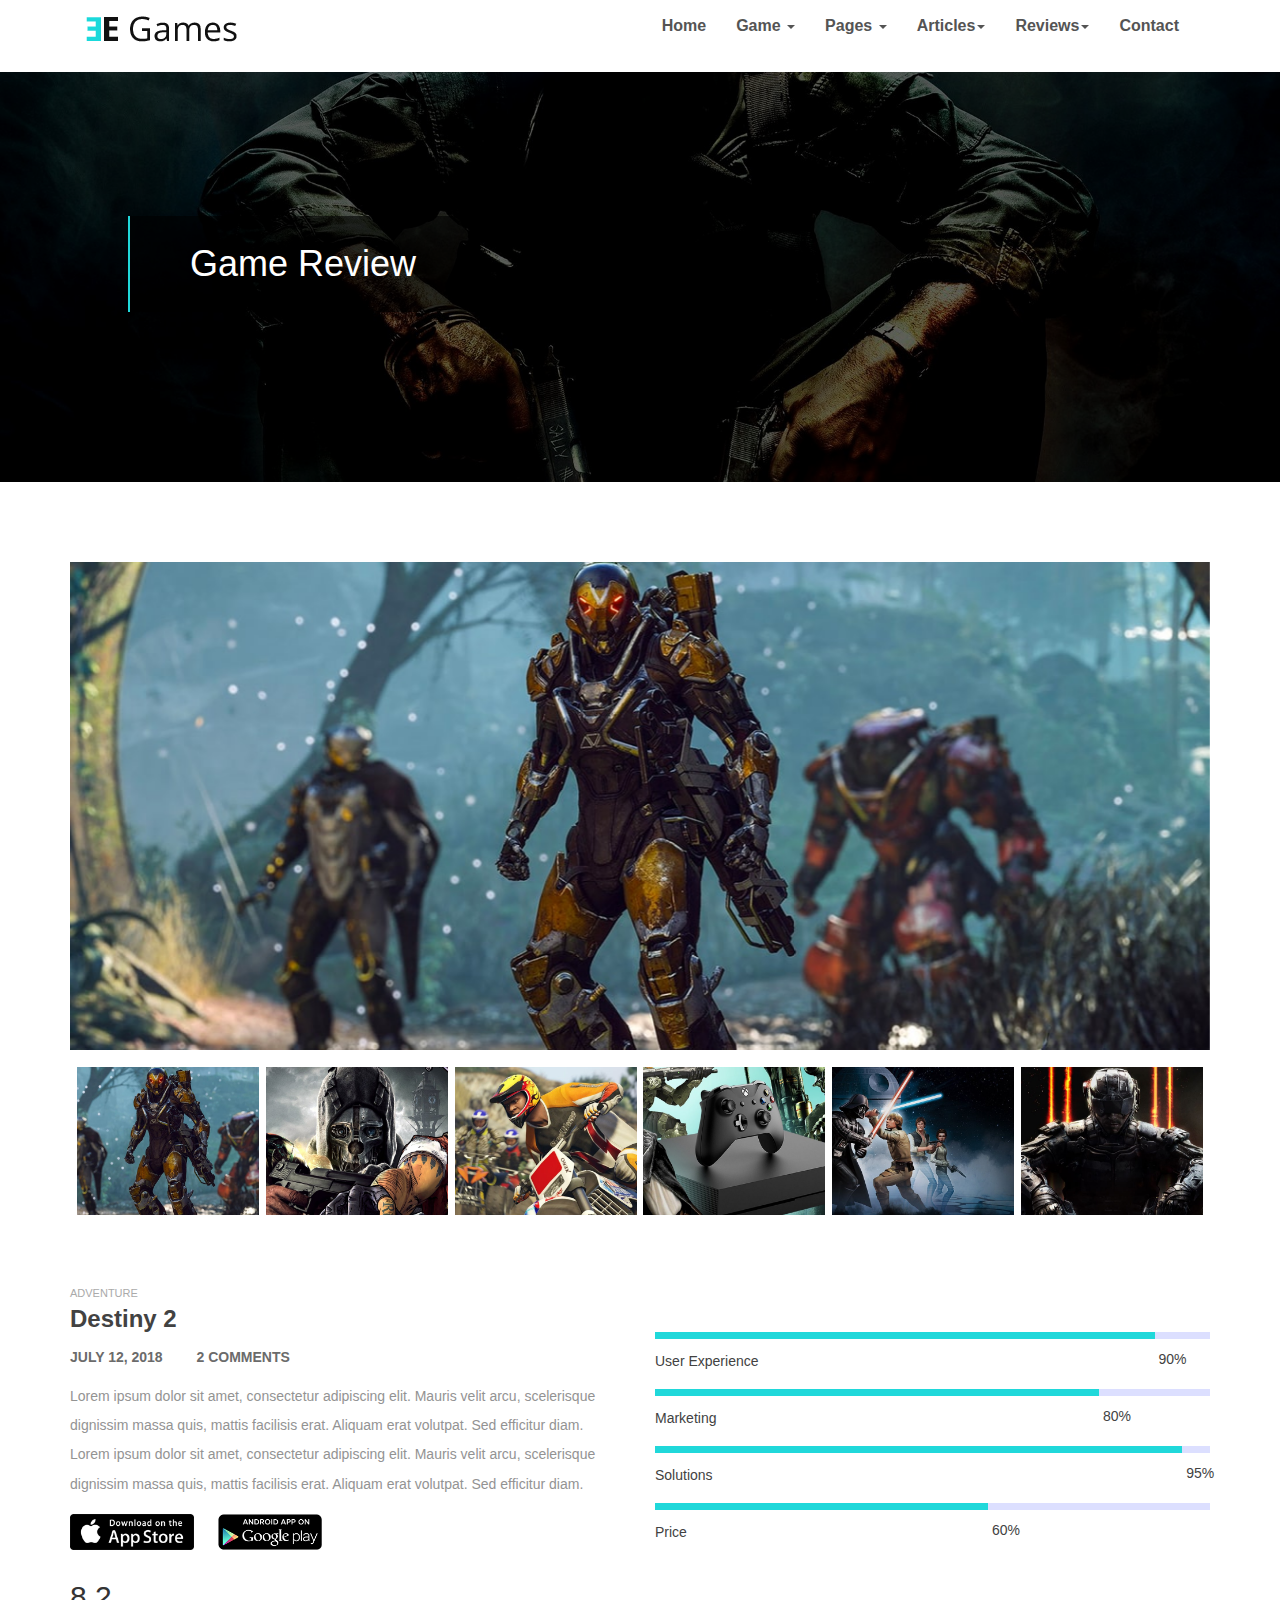
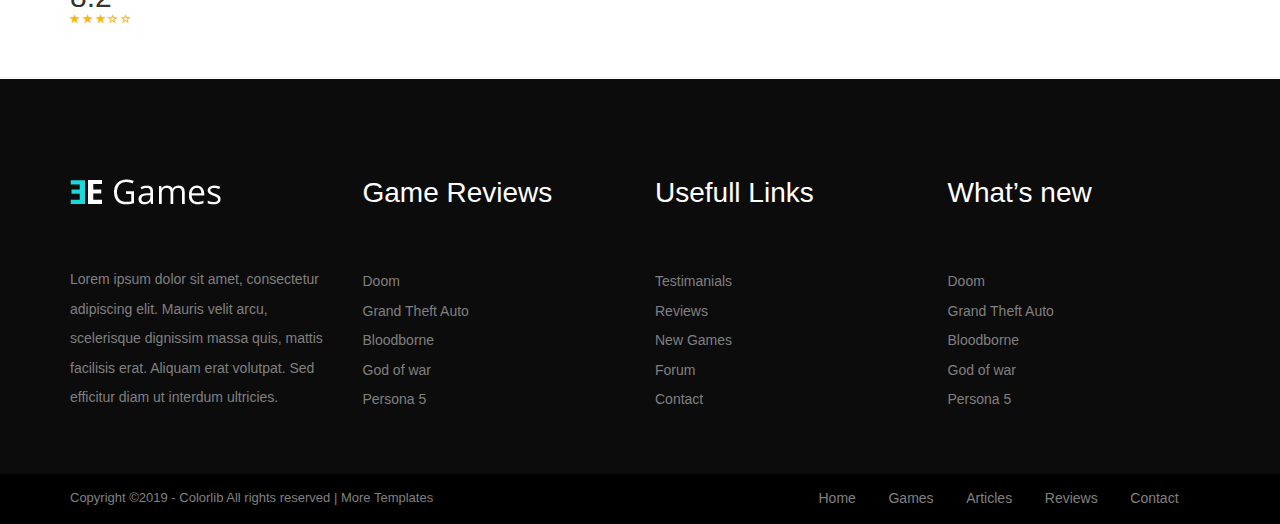
<file: single-game-review.html>
<!DOCTYPE html>
<html>
<head>
    <meta charset="utf-8">
    <meta name="viewport" content="initial-scale=1.0, maximum-scale=1.0, user-scalable=no" />
    <title></title>
    <script src="jquery-1.12.4.js" type="text/javascript" charset="utf-8"></script>
    <script src="js/bootstrap.js" type="text/javascript" charset="utf-8"></script>
    <script src="js/single-game-review-js.js" type="text/javascript" charset="utf-8"></script>
    <link rel="stylesheet" type="text/css" href="css/bootstrap.css"/>
    <link rel="stylesheet" type="text/css" href="css/single-game-review-css.css"/>
	</head>
	<body>
	<div id="bigDiv">
	<!--导航条-->
	 <header class="container">
	 	<nav class="navbar">
		  <div class="container-fluid">
		    <div class="navbar-header">
		      <button type="button" class="navbar-toggle collapsed head-btn" data-toggle="collapse" data-target="#head-nav" aria-expanded="false">
		        <span class="sr-only">Toggle navigation</span>
		        <span class="icon-bar"></span>
		        <span class="icon-bar"></span>
		        <span class="icon-bar"></span>
		      </button>
		      <a class="navbar-brand" href="#"><img src="img/core-img/logo.png"/></a>
		    </div>
			
		    <div class="collapse navbar-collapse" id="head-nav">
		      <ul class="nav navbar-nav navbar-right">
		        <li><a href="index.html">Home</a></li>
		        <li class="dropdown">
		          <a href="#" class="dropdown-toggle" data-toggle="dropdown" role="button" aria-haspopup="true" aria-expanded="false">Game <span class="caret"></span></a>
		          <ul class="dropdown-menu dropdown-menu-left">
		            <li><a href="game-review.html">Game Review</a></li>
		             <li role="separator" class="divider"></li>
		            <li><a href="single-game-review.html">Single-Game-Review</a></li>
		          </ul>
		        </li>
		        <li class="dropdown">
		          <a href="#" class="dropdown-toggle" data-toggle="dropdown" role="button" aria-haspopup="true" aria-expanded="false">Pages <span class="caret"></span></a>
		          <ul class="dropdown-menu dropdown-menu-left">
		            <li><a href="index.html">Home</a></li>
		             <li role="separator" class="divider"></li>
		            <li><a href="game-review.html">Game Review</a></li>
		             <li role="separator" class="divider"></li>
		            <li><a href="single-game-review.html">Single-Game-Review</a></li>
		             <li role="separator" class="divider"></li>
		            <li><a href="single-post.html">Single-Post</a></li>
		             <li role="separator" class="divider"></li>
		            <li><a href="articles.html">Articles</a></li>
		             <li role="separator" class="divider"></li>
		            <li><a href="contact.html">Contact</a></li>
		          </ul>
		        </li>
		        <li class="dropdown">
		          <a href="#" class="dropdown-toggle" data-toggle="dropdown" role="button" aria-haspopup="true" aria-expanded="false">Articles<span class="caret"></span></a>
		          <ul class="dropdown-menu dropdown-menu-left">
		            <li><a href="articles.html">Articles</a></li>
		             <li role="separator" class="divider"></li>
		            <li><a href="single-post.html">Single-Post</a></li>
		          </ul>
		        </li>
		        <li class="dropdown">
		          <a href="#" class="dropdown-toggle" data-toggle="dropdown" role="button" aria-haspopup="true" aria-expanded="false">Reviews<span class="caret"></span></a>
		          <ul class="dropdown-menu dropdown-menu-left">
		            <li><a href="game-review.html">Game Review</a></li>
		             <li role="separator" class="divider"></li>
		            <li><a href="single-game-review.html">Single-Game-Review</a></li>
		          </ul>
		        </li>
		        <li><a href="contact.html">Contact</a></li>
		      </ul>
		    </div>
		  </div>
		</nav>
	 	</header>
	 <!--/导航条--> 
	 
	 <!--图-->
	 <div class="bigImg col-xs-12">
	 	<div class="shadow"></div>
	 	<img src="img/bg-img/27.jpg"/>
	 	<div class="breadcrumb-text">
            <h2>Game Review</h2>
        </div>
	 </div>
	 <!--/图-->
	
	 <!-- 轮播图 -->
	 <div class="container">
	 	<div class="row">
	 		<div class="col-xs-12">
	 			<div id="carousel-example-generic" class="carousel slide" data-ride="carousel" data-interval="3000">
			        <div class="carousel-inner" role="listbox">
			          <div class="item active">
			            <img src="img/bg-img/35.jpg" class="img-height">
			          </div>
			          <div class="item">
			            <img src="img/bg-img/36.jpg">
			          </div>
			          <div class="item">
			            <img src="img/bg-img/37.jpg">
			          </div>
			          <div class="item">
			            <img src="img/bg-img/38.jpg">
			          </div>
			          <div class="item">
			            <img src="img/bg-img/39.jpg">
			          </div>
			          <div class="item">
			            <img src="img/bg-img/40.jpg">
			          </div>
			        </div>
		        </div>
		        <ol class="carousel-indicators">
                    <li data-target="#carousel-example-generic" data-slide-to="0" class="th-display" style="background-image: url(img/bg-img/35.jpg);"></li>
                    <li data-target="#carousel-example-generic" data-slide-to="1" style="background-image: url(img/bg-img/36.jpg);"></li>
                    <li data-target="#carousel-example-generic" data-slide-to="2" style="background-image: url(img/bg-img/37.jpg);"></li>
                    <li data-target="#carousel-example-generic" data-slide-to="3" style="background-image: url(img/bg-img/38.jpg);"></li>
                    <li data-target="#carousel-example-generic" data-slide-to="4" style="background-image: url(img/bg-img/39.jpg);"></li>
                    <li data-target="#carousel-example-generic" data-slide-to="5" style="background-image: url(img/bg-img/40.jpg);"></li>
                </ol>
	 		</div>
	 	</div>
      </div>
	<!--/轮播图 -->
	
	<!--内容-->
	<section>
		<div class="container">
			<div class="row align-items-center">
                <div class="col-xs-12 col-lg-6">
                    <div class="single-game-review-area">
                        <div class="game-content">
                        <span class="game-tag">Adventure</span>
                        <a href="javacript:;" class="game-title">Destiny 2</a>
                        <div class="game-meta">
                            <a href="javacript:;" class="game-date">JULY 12, 2018</a>
                            <a href="javacript:;" class="game-comments">2 COMMENTS</a>
                        </div>
                        <p>Lorem ipsum dolor sit amet, consectetur adipiscing elit. Mauris velit arcu, scelerisque dignissim massa quis, mattis facilisis erat. Aliquam erat volutpat. Sed efficitur diam. Lorem ipsum dolor sit amet, consectetur adipiscing elit. Mauris velit arcu, scelerisque dignissim massa quis, mattis facilisis erat. Aliquam erat volutpat. Sed efficitur diam.</p>
                        <div class="download-rating-area">
                            <div class="download-area">
                                <a href="javacript:;"><img src="img/core-img/app-store.png" alt=""></a>
                                <a href="javacript:;"><img src="img/core-img/google-play.png" alt=""></a>
                            </div>
                            <div class="rating-area">
                                <h3>8.2</h3>
                                <div class="stars">
                                    <i class="glyphicon glyphicon-star" aria-hidden="true"></i>
                                    <i class="glyphicon glyphicon-star" aria-hidden="true"></i>
                                    <i class="glyphicon glyphicon-star" aria-hidden="true"></i>
                                    <i class="glyphicon glyphicon-star-empty" aria-hidden="true"></i>
                                    <i class="glyphicon glyphicon-star-empty" aria-hidden="true"></i>
                                </div>
                            </div>
                        </div>
                    </div>
                    </div>
                </div>

                <!-- *** Barfiller Area *** -->
                <div class="col-xs-12 col-lg-6 ">
                    <div class="egames-barfiller">
                        <div class="single-barfiller-area">
                            <div id="bar1" class="barfiller">
                                <span class="tip" style="left:90%;">90%</span>
                                <span class="fill" data-percentage="90" style="background: rgb(32, 216, 218);width:90%;"></span>
                                <p>User Experience</p>
                            </div>
                        </div>
                        <div class="single-barfiller-area">
                            <div id="bar2" class="barfiller">
                                <span class="tip" style="left:80%;">80%</span>
                                <span class="fill" data-percentage="90" style="background: rgb(32, 216, 218);width:80%;"></span>
                                <p>Marketing</p>
                            </div>
                        </div>
                        <div class="single-barfiller-area">
                            <div id="bar3" class="barfiller">
                               <span class="tip" style="left:95%;">95%</span>
                                <span class="fill" data-percentage="90" style="background: rgb(32, 216, 218);width:95%;"></span>
                                <p>Solutions</p>
                            </div>
                        </div>
                        <div class="single-barfiller-area">
                            <div id="bar4" class="barfiller">
                                <span class="tip" style="left:60%;">60%</span>
                                <span class="fill" data-percentage="90" style="background: rgb(32, 216, 218);width:60%;"></span>
                               <p>Price</p>
                            </div>
                        </div>
                    </div>
                </div>
            </div>
        </div>
	</section>
	<!--/内容-->
	
	
	</div> 
	<!--回到顶部-->
	<div class="returnTop">
		<a class="btn glyphicon glyphicon-chevron-up returnBtn"></a>
	</div>
	<!--/回到顶部-->
	
	<!--底部-->
	<footer>
		<hr/>
		<div class="foot-main">
			<div class="container">
				<div class="row">
					<div class="col-xs-12 col-lg-3">
                        <div class="bigwidget-title">
							<a href="#"><img src="img/core-img/logo2.png"/></a>
						</div>
						<div class="widget-content">
                            <p>Lorem ipsum dolor sit amet, consectetur adipiscing elit. Mauris velit arcu, scelerisque dignissim massa quis, mattis facilisis erat. Aliquam erat volutpat. Sed efficitur diam ut interdum ultricies.</p>
                        </div>
					</div>
					<div class="col-xs-12 col-lg-3">
                        <div class="bigwidget-title">
                            <h4>Game Reviews</h4>
						</div>
						<div class="widget-content">
							 <ul>
                                <li><a href="#">Doom</a></li>
                                <li><a href="#">Grand Theft Auto</a></li>
                                <li><a href="#">Bloodborne</a></li>
                                <li><a href="#">God of war</a></li>
                                <li><a href="#">Persona 5</a></li>
                            </ul>
                        </div>
					</div>
					<div class="col-xs-12 col-lg-3">
                        <div class="bigwidget-title">
                            <h4>Usefull Links</h4>
						</div>
						<div class="widget-content">
							 <ul>
                                <li><a href="#">Testimanials</a></li>
                                <li><a href="#">Reviews</a></li>
                                <li><a href="#">New Games</a></li>
                                <li><a href="#">Forum</a></li>
                                <li><a href="#">Contact</a></li>
                            </ul>
                        </div>
					</div>
					<div class="col-xs-12 col-lg-3">
                        <div class="bigwidget-title">
                            <h4>What’s new</h4>
						</div>
						<div class="widget-content">
							 <ul>
                                <li><a href="#">Doom</a></li>
                                <li><a href="#">Grand Theft Auto</a></li>
                                <li><a href="#">Bloodborne</a></li>
                                <li><a href="#">God of war</a></li>
                                <li><a href="#">Persona 5</a></li>
                            </ul>
                        </div>
					</div>
				</div>
			</div>
		</div>
		<div class="copywrite-content">
            <div class="container">
                <div class="row">
                    <div class="col-xs-12 col-lg-5">
                        <p class="copywrite-text"><a href="#">
							Copyright &copy;2019 - Colorlib All rights reserved | More Templates 
						</p>
                    </div>
                    <div class="col-xs-12 col-lg-7">
                        <div class="footer-nav">
                            <ul>
                                <li><a href="index.html">Home</a></li>
                                <li><a href="game-review.html">Games</a></li>
                                <li><a href="articles.html">Articles</a></li>
                                <li><a href="single-game-review.html">Reviews</a></li>
                                <li><a href="contact.html">Contact</a></li>
                            </ul>
                        </div>
                    </div>
                </div>
            </div>
        </div>
	</footer>
	<!--/底部-->
	</body>
</html>
</file>
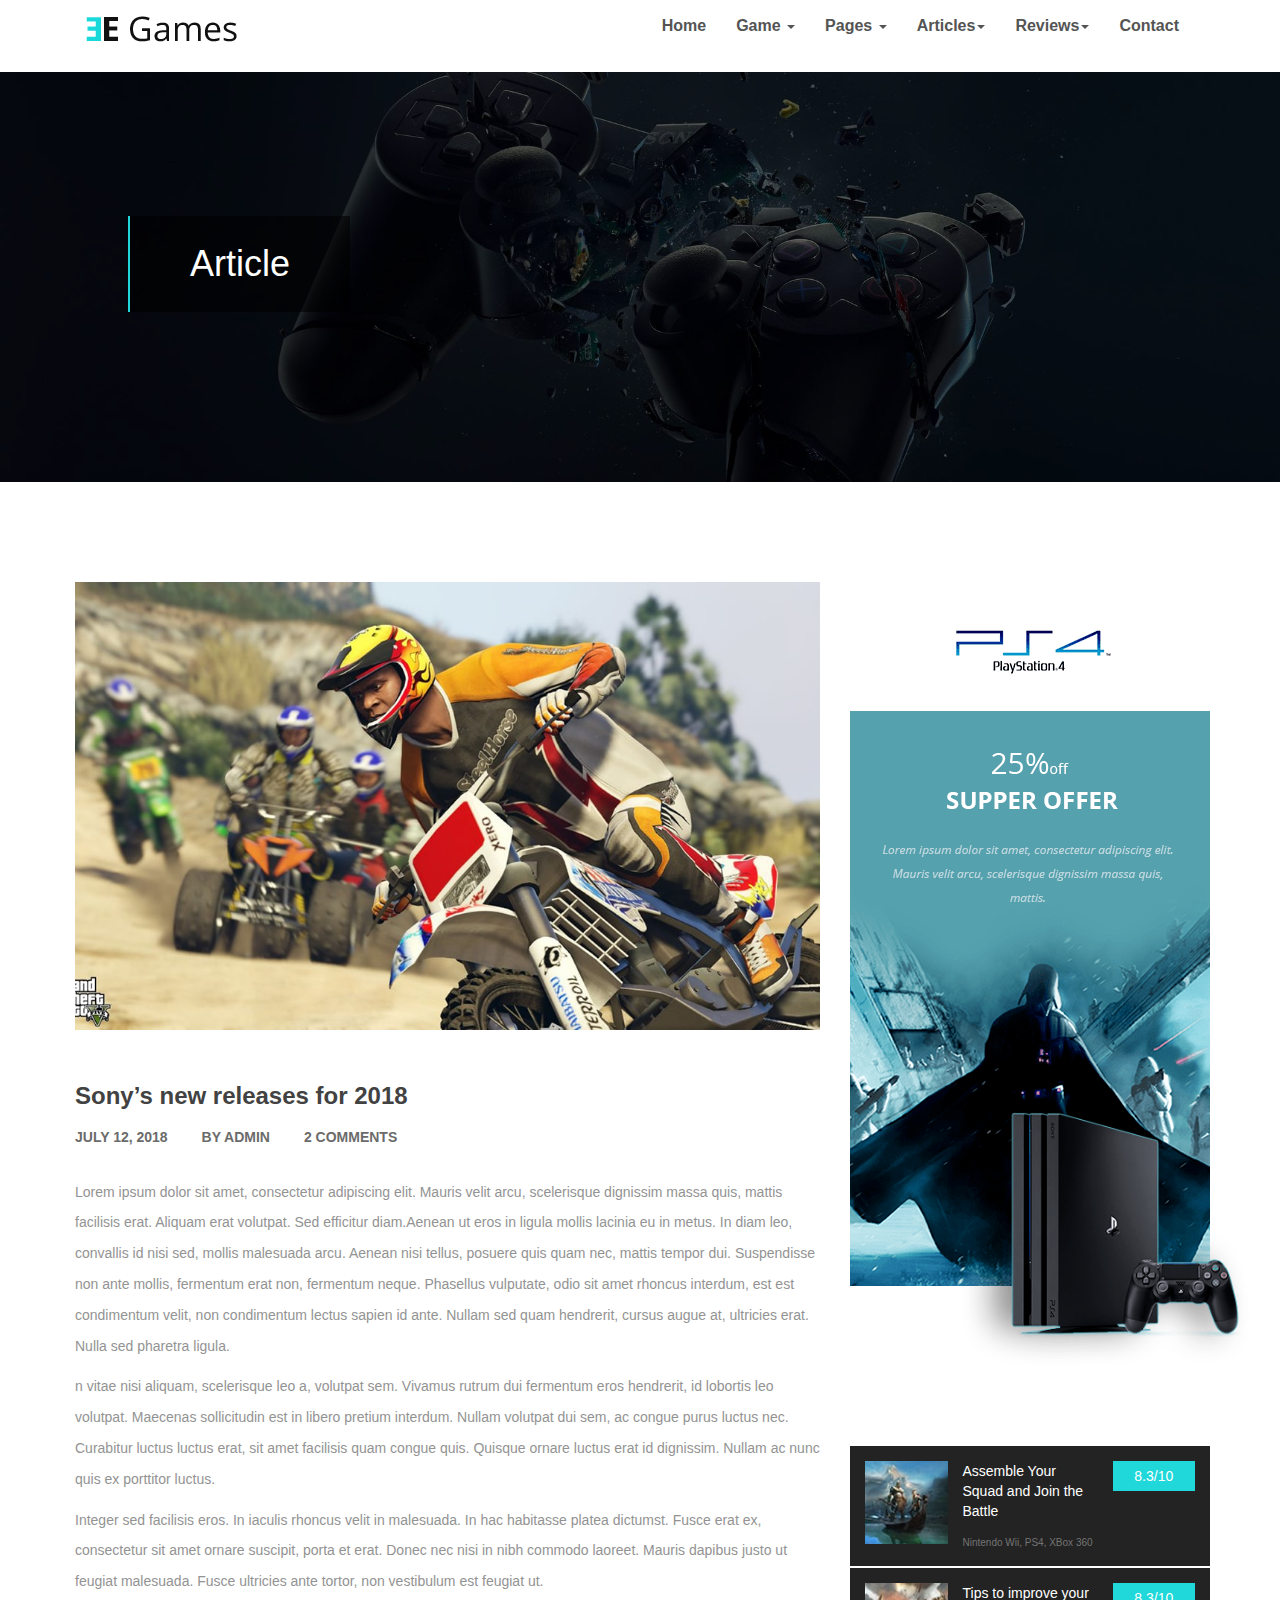
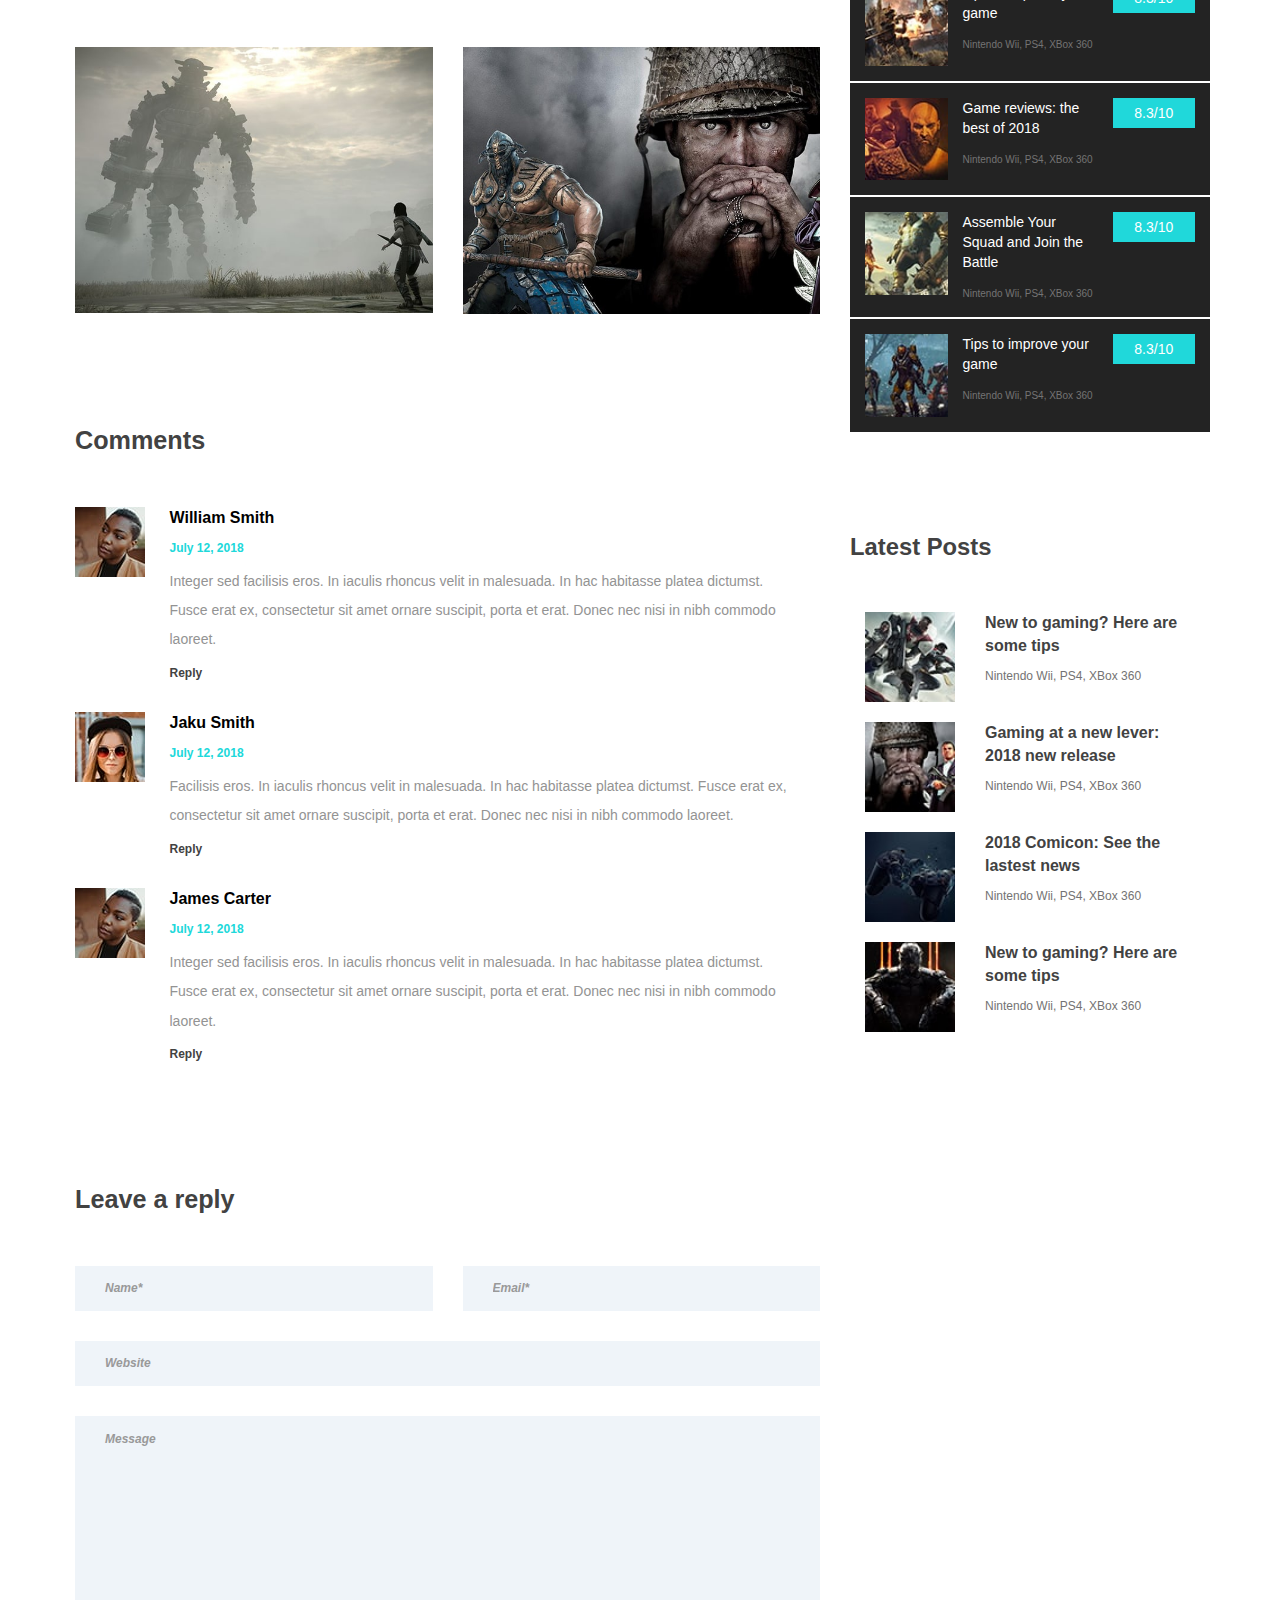
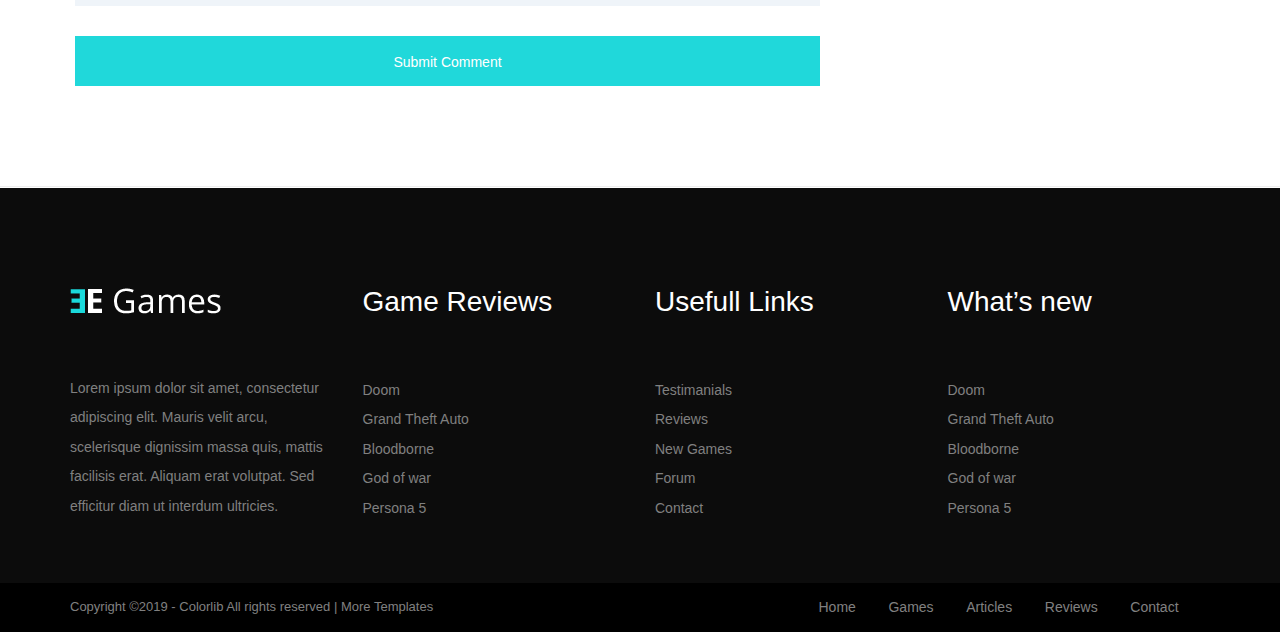
<file: single-post.html>
<!DOCTYPE html>
<html>
<head>
    <meta charset="utf-8">
    <meta name="viewport" content="initial-scale=1.0, maximum-scale=1.0, user-scalable=no" />
    <title></title>
    <script src="jquery-1.12.4.js" type="text/javascript" charset="utf-8"></script>
    <script src="js/bootstrap.js" type="text/javascript" charset="utf-8"></script>
    <script src="js/single-post-js.js" type="text/javascript" charset="utf-8"></script>
    <link rel="stylesheet" type="text/css" href="css/bootstrap.css"/>
    <link rel="stylesheet" type="text/css" href="css/single-post-css.css"/>
	</head>
	<body>
	<div id="bigDiv">
	<!--导航条-->
	 <header class="container">
	 	<nav class="navbar">
		  <div class="container-fluid">
		    <div class="navbar-header">
		      <button type="button" class="navbar-toggle collapsed head-btn" data-toggle="collapse" data-target="#head-nav" aria-expanded="false">
		        <span class="sr-only">Toggle navigation</span>
		        <span class="icon-bar"></span>
		        <span class="icon-bar"></span>
		        <span class="icon-bar"></span>
		      </button>
		      <a class="navbar-brand" href="#"><img src="img/core-img/logo.png"/></a>
		    </div>
			
		    <div class="collapse navbar-collapse" id="head-nav">
		      <ul class="nav navbar-nav navbar-right">
		        <li><a href="index.html">Home</a></li>
		        <li class="dropdown">
		          <a href="#" class="dropdown-toggle" data-toggle="dropdown" role="button" aria-haspopup="true" aria-expanded="false">Game <span class="caret"></span></a>
		          <ul class="dropdown-menu dropdown-menu-left">
		            <li><a href="game-review.html">Game Review</a></li>
		             <li role="separator" class="divider"></li>
		            <li><a href="single-game-review.html">Single-Game-Review</a></li>
		          </ul>
		        </li>
		        <li class="dropdown">
		          <a href="#" class="dropdown-toggle" data-toggle="dropdown" role="button" aria-haspopup="true" aria-expanded="false">Pages <span class="caret"></span></a>
		          <ul class="dropdown-menu dropdown-menu-left">
		            <li><a href="index.html">Home</a></li>
		             <li role="separator" class="divider"></li>
		            <li><a href="game-review.html">Game Review</a></li>
		             <li role="separator" class="divider"></li>
		            <li><a href="single-game-review.html">Single-Game-Review</a></li>
		             <li role="separator" class="divider"></li>
		            <li><a href="single-post.html">Single-Post</a></li>
		             <li role="separator" class="divider"></li>
		            <li><a href="articles.html">Articles</a></li>
		             <li role="separator" class="divider"></li>
		            <li><a href="contact.html">Contact</a></li>
		          </ul>
		        </li>
		        <li class="dropdown">
		          <a href="#" class="dropdown-toggle" data-toggle="dropdown" role="button" aria-haspopup="true" aria-expanded="false">Articles<span class="caret"></span></a>
		          <ul class="dropdown-menu dropdown-menu-left">
		            <li><a href="articles.html">Articles</a></li>
		             <li role="separator" class="divider"></li>
		            <li><a href="single-post.html">Single-Post</a></li>
		          </ul>
		        </li>
		        <li class="dropdown">
		          <a href="#" class="dropdown-toggle" data-toggle="dropdown" role="button" aria-haspopup="true" aria-expanded="false">Reviews<span class="caret"></span></a>
		          <ul class="dropdown-menu dropdown-menu-left">
		            <li><a href="game-review.html">Game Review</a></li>
		             <li role="separator" class="divider"></li>
		            <li><a href="single-game-review.html">Single-Game-Review</a></li>
		          </ul>
		        </li>
		        <li><a href="contact.html">Contact</a></li>
		      </ul>
		    </div>
		  </div>
		</nav>
	 	</header>
	 <!--/导航条--> 
	 
	 <!--图-->
	 <div class="bigImg col-xs-12">
	 	<div class="shadow"></div>
	 	<img src="img/bg-img/23.jpg"/>
	 	<div class="breadcrumb-text">
            <h2>Article</h2>
        </div>
	 </div>
	 <!--/图-->
	
	<!--section-->
	<section>
		<div class="container">
			<div class="row secDivCss">
				<div class="col-xs-12 col-lg-8 smaDivCss">
					<div class="sec-thumbnail">
						<img src="img/bg-img/24.jpg"/>
					</div>
					<div class="sec-content">
	                    <h4 class="sec-title">Sony’s new releases for 2018</h4>
	                    <div class="sec-meta">
	                        <a href="javacri:;" class="sec-date">July 12, 2018</a>
	                        <a href="javacri:;" class="sec-author">By Admin</a>
	                        <a href="javacri:;" class="sec-comments">2 Comments</a>
	                    </div>
	                    <p>Lorem ipsum dolor sit amet, consectetur adipiscing elit. Mauris velit arcu, scelerisque dignissim massa quis, mattis facilisis erat. Aliquam erat volutpat. Sed efficitur diam.Aenean ut eros in ligula mollis lacinia eu in metus. In diam leo, convallis id nisi sed, mollis malesuada arcu. Aenean nisi tellus, posuere quis quam nec, mattis tempor dui. Suspendisse non ante mollis, fermentum erat non, fermentum neque. Phasellus vulputate, odio sit amet rhoncus interdum, est est condimentum velit, non condimentum lectus sapien id ante. Nullam sed quam hendrerit, cursus augue at, ultricies erat. Nulla sed pharetra ligula.</p>
	
	                    <p>n vitae nisi aliquam, scelerisque leo a, volutpat sem. Vivamus rutrum dui fermentum eros hendrerit, id lobortis leo volutpat. Maecenas sollicitudin est in libero pretium interdum. Nullam volutpat dui sem, ac congue purus luctus nec. Curabitur luctus luctus erat, sit amet facilisis quam congue quis. Quisque ornare luctus erat id dignissim. Nullam ac nunc quis ex porttitor luctus.</p>
	
	                    <p>Integer sed facilisis eros. In iaculis rhoncus velit in malesuada. In hac habitasse platea dictumst. Fusce erat ex, consectetur sit amet ornare suscipit, porta et erat. Donec nec nisi in nibh commodo laoreet. Mauris dapibus justo ut feugiat malesuada. Fusce ultricies ante tortor, non vestibulum est feugiat ut.</p>
	
	                    <div class="row wt-1">
	                        <div class="col-xs-6 sec-img">
	                            <img src="img/bg-img/25.jpg" alt="">
	                        </div>
	                        <div class="col-xs-6 sec-img">
	                            <img src="img/bg-img/26.jpg" alt="">
	                        </div>
	                    </div>
	                </div>
	                <div class="comment_area clearfix mb-70">
                        <h4 class="mb-50">Comments</h4>
                        <ol>
                            <li class="single_comment_area">
                                <div class="comment-content">
                                    <div class="comment-author">
                                        <img src="img/bg-img/32.jpg" alt="author">
                                    </div>
                                    <div class="comment-meta">
                                        <a href="javacri:;" class="post-author">William Smith</a>
                                        <a href="javacri:;" class="post-date">July 12, 2018</a>
                                        <p>Integer sed facilisis eros. In iaculis rhoncus velit in malesuada. In hac habitasse platea dictumst. Fusce erat ex, consectetur sit amet ornare suscipit, porta et erat. Donec nec nisi in nibh commodo laoreet.</p>
                                        <a href="#reply" class="reply">Reply</a>
                                    </div>
                                </div>
                            </li>

                            <li class="single_comment_area">
                                <!-- Comment Content -->
                                <div class="comment-content d-flex">
                                    <!-- Comment Author -->
                                    <div class="comment-author">
                                        <img src="img/bg-img/33.jpg" alt="author">
                                    </div>
                                    <!-- Comment Meta -->
                                    <div class="comment-meta">
                                        <a href="#" class="post-author">Jaku Smith</a>
                                        <a href="#" class="post-date">July 12, 2018</a>
                                        <p>Facilisis eros. In iaculis rhoncus velit in malesuada. In hac habitasse platea dictumst. Fusce erat ex, consectetur sit amet ornare suscipit, porta et erat. Donec nec nisi in nibh commodo laoreet.</p>
                                        <a href="#reply" class="reply">Reply</a>
                                    </div>
                                </div>
                            </li>

                            <li class="single_comment_area">
                                <div class="comment-content d-flex">
                                    <div class="comment-author">
                                        <img src="img/bg-img/32.jpg" alt="author">
                                    </div>
                                    <div class="comment-meta">
                                        <a href="#" class="post-author">James Carter</a>
                                        <a href="#" class="post-date">July 12, 2018</a>
                                        <p>Integer sed facilisis eros. In iaculis rhoncus velit in malesuada. In hac habitasse platea dictumst. Fusce erat ex, consectetur sit amet ornare suscipit, porta et erat. Donec nec nisi in nibh commodo laoreet.</p>
                                        <a href="#reply" class="reply">Reply</a>
                                    </div>
                                </div>
                            </li>
                        </ol>
                    </div>
                    <div class="post-a-comment-area clearfix" id="reply">
	                    <h4 class="mb-55">Leave a reply</h4>
	
	                    <!-- Reply Form -->
	                    <div class="contact-form-area">
	                        <form action="#" method="post">
	                            <div class="row">
	                                <div class="col-xs-12 col-lg-6 ">
	                                    <input type="text" class="form-control" id="name" placeholder="Name*">
	                                </div>
	                                <div class="col-xs-12 col-lg-6">
	                                    <input type="email" class="form-control" id="email" placeholder="Email*">
	                                </div>
	                                <div class="col-xs-12">
	                                    <input type="text" class="form-control" id="subject" placeholder="Website">
	                                </div>
	                                <div class="col-xs-12">
	                                    <textarea name="message" class="form-control" id="message" cols="30" rows="10" placeholder="Message"></textarea>
	                                </div>
	                                <div class="col-xs-12">
	                                    <button class="btn egames-btn w-100" type="submit">Submit Comment</button>
	                                </div>
	                            </div>
	                        </form>
	                    </div>
	                </div>
				</div>
						
				<div class="col-xs-12 col-lg-4 smaDIv">
					<div class="long-pic">
						<a href="#"><img src="img/bg-img/add.png"/></a>
						<img src="img/bg-img/side-img.png"/>
					</div>
					<div class="div-move">
		 				<div class="content-div">
			 				<div class="img-div col-xs-3">
			 					<img src="img/bg-img/14.jpg"/>
			 				</div>
							<div class="font-div col-xs-6">
		                        <p>Assemble Your Squad and Join the Battle</p>
		                        <span>Nintendo Wii, PS4, XBox 360</span>
		                    </div>
		                    <div class="btn-div col-xs-3">8.3/10</div>
		 				</div>
		 				<div class="content-div">
			 				<div class="img-div col-xs-3">
			 					<img src="img/bg-img/15.jpg"/>
			 				</div>
							<div class="font-div col-xs-6">
		                        <p>Tips to improve your game</p>
	                            <span>Nintendo Wii, PS4, XBox 360</span>
		                    </div>
		                    <div class="btn-div col-xs-3">8.3/10</div>
		 				</div>
		 				<div class="content-div">
			 				<div class="img-div col-xs-3">
			 					<img src="img/bg-img/16.jpg"/>
			 				</div>
							<div class="font-div col-xs-6">
		                        <p>Game reviews: the best of 2018</p>
	                            <span>Nintendo Wii, PS4, XBox 360</span>
		                    </div>
		                    <div class="btn-div col-xs-3">8.3/10</div>
		 				</div>
		 				<div class="content-div">
			 				<div class="img-div col-xs-3">
			 					<img src="img/bg-img/17.jpg"/>
			 				</div>
							<div class="font-div col-xs-6">
		                         <p>Assemble Your Squad and Join the Battle</p>
	                             <span>Nintendo Wii, PS4, XBox 360</span>
		                    </div>
		                    <div class="btn-div col-xs-3">8.3/10</div>
		 				</div>
		 				<div class="content-div">
			 				<div class="img-div col-xs-3">
			 					<img src="img/bg-img/18.jpg"/>
			 				</div>
							<div class="font-div col-xs-6">
		                        <p>Tips to improve your game</p>
	                            <span>Nintendo Wii, PS4, XBox 360</span>
		                    </div>
		                    <div class="btn-div col-xs-3">8.3/10</div>
		 				</div>
		 				<div class="single-widget-area post-widget">
                            <h4 class="widget-title">Latest Posts</h4>
                            <div class="single-post-area">
                                <div class="blog-thumbnail col-xs-4">
                                    <img src="img/bg-img/19.jpg" alt="">
                                </div>
                                <div class="blog-content col-xs-8">
                                    <a href="#" class="post-title">New to gaming? Here are some tips</a>
                                    <span>Nintendo Wii, PS4, XBox 360</span>
                                </div>
                            </div>

                            <div class="single-post-area">
                                <div class="blog-thumbnail col-xs-4">
                                    <img src="img/bg-img/20.jpg" alt="">
                                </div>
                                <div class="blog-content col-xs-8">
                                    <a href="#" class="post-title">Gaming at a new lever: 2018 new release</a>
                                    <span>Nintendo Wii, PS4, XBox 360</span>
                                </div>
                            </div>

                            <div class="single-post-area ">
                                <div class="blog-thumbnail col-xs-4">
                                    <img src="img/bg-img/21.jpg" alt="">
                                </div>
                                <div class="blog-content col-xs-8">
                                    <a href="#" class="post-title">2018 Comicon: See the lastest news</a>
                                    <span>Nintendo Wii, PS4, XBox 360</span>
                                </div>
                            </div>

                            <div class="single-post-area">
                                <div class="blog-thumbnail col-xs-4">
                                    <img src="img/bg-img/22.jpg" alt="">
                                </div>
                                <div class="blog-content col-xs-8">
                                    <a href="#" class="post-title">New to gaming? Here are some tips</a>
                                    <span>Nintendo Wii, PS4, XBox 360</span>
                                </div>
                            </div>
                        </div>
	 			 	</div>
				</div>
			</div>
		</div>	
	</section>
	<!--/section-->
	</div>
	
	<!--回到顶部-->
	<div class="returnTop">
		<a class="btn glyphicon glyphicon-chevron-up returnBtn"></a>
	</div>
	<!--/回到顶部-->
	
	<!--底部-->
	<footer>
		<hr/>
		<div class="foot-main">
			<div class="container">
				<div class="row">
					<div class="col-xs-12 col-lg-3">
                        <div class="bigwidget-title">
							<a href="#"><img src="img/core-img/logo2.png"/></a>
						</div>
						<div class="widget-content">
                            <p>Lorem ipsum dolor sit amet, consectetur adipiscing elit. Mauris velit arcu, scelerisque dignissim massa quis, mattis facilisis erat. Aliquam erat volutpat. Sed efficitur diam ut interdum ultricies.</p>
                        </div>
					</div>
					<div class="col-xs-12 col-lg-3">
                        <div class="bigwidget-title">
                            <h4>Game Reviews</h4>
						</div>
						<div class="widget-content">
							 <ul>
                                <li><a href="#">Doom</a></li>
                                <li><a href="#">Grand Theft Auto</a></li>
                                <li><a href="#">Bloodborne</a></li>
                                <li><a href="#">God of war</a></li>
                                <li><a href="#">Persona 5</a></li>
                            </ul>
                        </div>
					</div>
					<div class="col-xs-12 col-lg-3">
                        <div class="bigwidget-title">
                            <h4>Usefull Links</h4>
						</div>
						<div class="widget-content">
							 <ul>
                                <li><a href="#">Testimanials</a></li>
                                <li><a href="#">Reviews</a></li>
                                <li><a href="#">New Games</a></li>
                                <li><a href="#">Forum</a></li>
                                <li><a href="#">Contact</a></li>
                            </ul>
                        </div>
					</div>
					<div class="col-xs-12 col-lg-3">
                        <div class="bigwidget-title">
                            <h4>What’s new</h4>
						</div>
						<div class="widget-content">
							 <ul>
                                <li><a href="#">Doom</a></li>
                                <li><a href="#">Grand Theft Auto</a></li>
                                <li><a href="#">Bloodborne</a></li>
                                <li><a href="#">God of war</a></li>
                                <li><a href="#">Persona 5</a></li>
                            </ul>
                        </div>
					</div>
				</div>
			</div>
		</div>
		<div class="copywrite-content">
            <div class="container">
                <div class="row">
                    <div class="col-xs-12 col-lg-5">
                        <p class="copywrite-text"><a href="#">
							Copyright &copy;2019 - Colorlib All rights reserved | More Templates 
						</p>
                    </div>
                    <div class="col-xs-12 col-lg-7">
                        <div class="footer-nav">
                            <ul>
                                <li><a href="index.html">Home</a></li>
                                <li><a href="game-review.html">Games</a></li>
                                <li><a href="articles.html">Articles</a></li>
                                <li><a href="single-game-review.html">Reviews</a></li>
                                <li><a href="contact.html">Contact</a></li>
                            </ul>
                        </div>
                    </div>
                </div>
            </div>
        </div>
	</footer>
	<!--/底部-->
	</body>
</html>
</file>
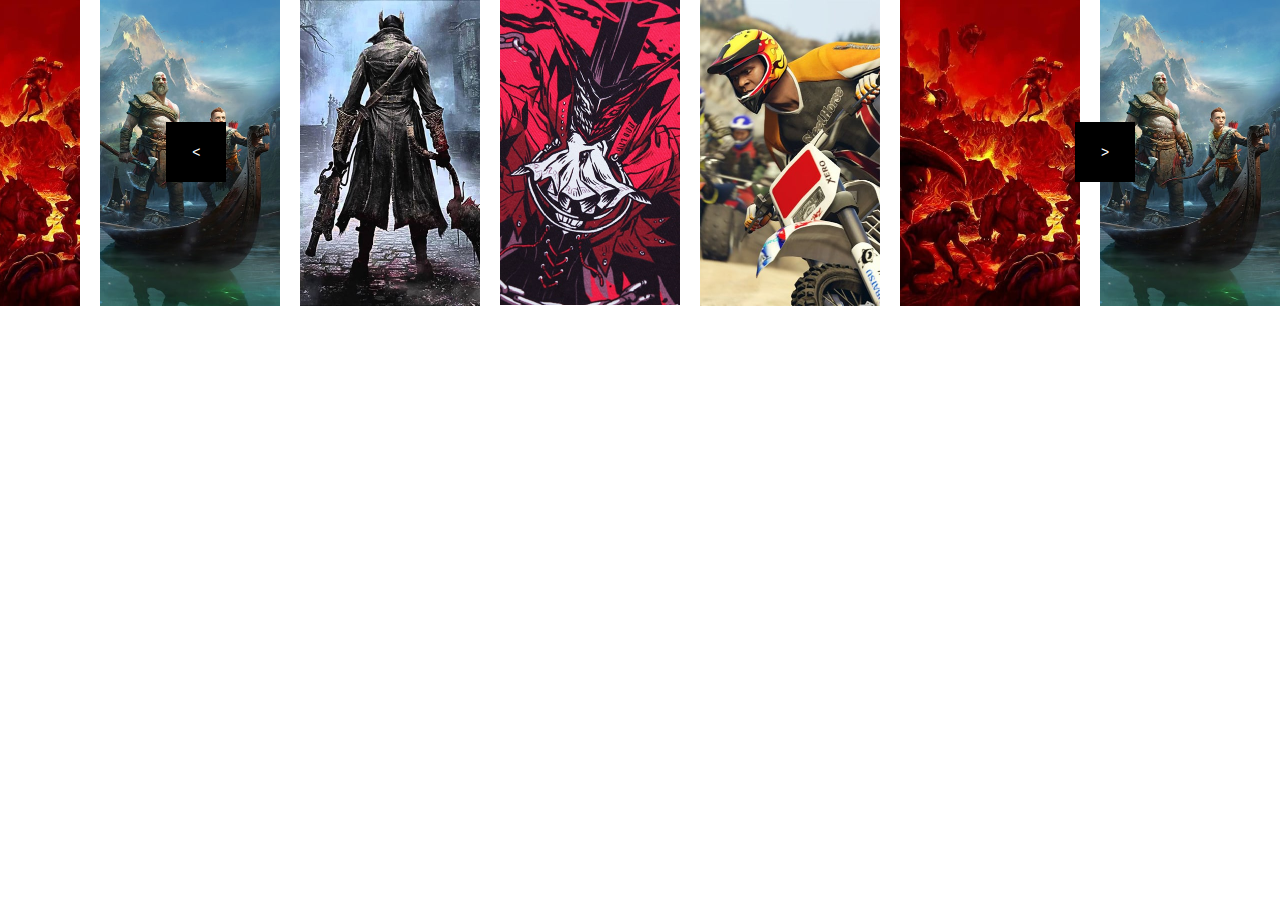
<file: 轮播.html>
<!DOCTYPE html>
<html>
<head>
    <meta charset="utf-8">
    <meta name="viewport" content="initial-scale=1.0, maximum-scale=1.0, user-scalable=no" />
    <title></title>
    <script src="jquery-1.12.4.js" type="text/javascript" charset="utf-8"></script>
    <script src="js/bootstrap.js" type="text/javascript" charset="utf-8"></script>
    <script src="lunbo.js" type="text/javascript" charset="utf-8"></script>
    <link rel="stylesheet" type="text/css" href="css/bootstrap.css"/>
    <style type="text/css">
    	.lunbo{
    		
    	}
    	.big-lunbo-div{
    		overflow: hidden;
    		position: relative;
    		width: 100%;
    		height: 306px;
    	}
    	.con-lunbo-div{
    		position: absolute;
    		height: 306px;
    		width: 4400px;
    	}
    	.big-lunbo{
    		float: left;
    		width: 200px;
    		padding-right:20px;
    	}
    	.big-lunbo:first-of-type{
    		margin-left: -100px;
    	}
    	.small-lunbo{
    		width: 100%;
    	}
    	.small-lunbo img{
    		width: 100%;
    	}
    	.lunbo-btn{
    		width: 60px;
    		height: 60px;
    		position: absolute;
    		top: 40%;
    		background-color: #000000;
    		z-index: 3;
    		color: white;
    		text-align: center;
    		line-height: 60px;
    	}
    	.right-btn{
    		left: 84%;
    	}
    	.left-btn{
    		left: 13%;
    	}
    </style>
</head>
	<body>
		<div class="row">
			<div class="col-xs-12 lunbo">
				<div class="big-lunbo-div">
					<div class="right-btn lunbo-btn">
						<span>></span>
					</div>
					<div class="left-btn lunbo-btn">
						<span><</span>
					</div>
					<div class="con-lunbo-div">
						<div class="big-lunbo">
							<div class="small-lunbo">
								<img src="img/bg-img/51.jpg"/>
							</div>
						</div>
						<div class="big-lunbo">
							<div class="small-lunbo">
								<img src="img/bg-img/52.jpg"/>
							</div>
						</div>
						<div class="big-lunbo">
							<div class="small-lunbo">
								<img src="img/bg-img/53.jpg"/>
							</div>
						</div>
						<div class="big-lunbo">
							<div class="small-lunbo">
								<img src="img/bg-img/54.jpg"/>
							</div>
						</div>
						<div class="big-lunbo">
							<div class="small-lunbo">
								<img src="img/bg-img/50.jpg"/>
							</div>
						</div>
						<div class="big-lunbo">
							<div class="small-lunbo">
								<img src="img/bg-img/51.jpg"/>
							</div>
						</div>
						<div class="big-lunbo">
							<div class="small-lunbo">
								<img src="img/bg-img/52.jpg"/>
							</div>
						</div>
						<div class="big-lunbo">
							<div class="small-lunbo">
								<img src="img/bg-img/53.jpg"/>
							</div>
						</div>
						<div class="big-lunbo">
							<div class="small-lunbo">
								<img src="img/bg-img/54.jpg"/>
							</div>
						</div>
						<div class="big-lunbo">
							<div class="small-lunbo">
								<img src="img/bg-img/50.jpg"/>
							</div>
						</div>
						<div class="big-lunbo">
							<div class="small-lunbo">
								<img src="img/bg-img/51.jpg"/>
							</div>
						</div>
						<div class="big-lunbo">
							<div class="small-lunbo">
								<img src="img/bg-img/52.jpg"/>
							</div>
						</div>
						<div class="big-lunbo">
							<div class="small-lunbo">
								<img src="img/bg-img/53.jpg"/>
							</div>
						</div>
						<div class="big-lunbo">
							<div class="small-lunbo">
								<img src="img/bg-img/54.jpg"/>
							</div>
						</div>
						<div class="big-lunbo">
							<div class="small-lunbo">
								<img src="img/bg-img/50.jpg"/>
							</div>
						</div>
						<div class="big-lunbo">
							<div class="small-lunbo">
								<img src="img/bg-img/51.jpg"/>
							</div>
						</div>
						<div class="big-lunbo">
							<div class="small-lunbo">
								<img src="img/bg-img/52.jpg"/>
							</div>
						</div>
						<div class="big-lunbo">
							<div class="small-lunbo">
								<img src="img/bg-img/53.jpg"/>
							</div>
						</div>
					</div>
				</div>
			</div>
		</div>
	</body>
</html>
</file>
<file: css/articles-cs.css>
*{
	padding: 0;
	margin: 0;
	list-style: none;
}
#bigDiv{
	background-color: white;
	overflow: hidden;
}
/*头部*/
#head-nav ul li a{
	color: #545454;
	font-weight: 600;
    font-size: 16px;
}
#head-nav ul li a:hover{
	background-color: rgba(0,0,0,0);
	opacity: 1;
	color: #007bff;
}
.head-btn span{
	border: 1px solid #6c757d ;
}
.carousel-inner > .item > img, .carousel-inner > .item > a > img{
	width: 100%;
	height: 790px;
}
@media only screen and (min-width: 100px) and (max-width: 768px) {
	.carousel-inner > .item > img, .carousel-inner > .item > a > img{
		height: 450px;
	}
}
.introduce{
	position: absolute;
	top: 25%;
	left: 10%;
	color: white;
	width: 60%;
	height: 40%;
	padding: 5%;
	background-color: rgba(0,0,0,0.5);
	margin-top: 10px;
	border-left:3px solid  #20d8da;
}
@media only screen and (min-width: 768px)  {
	.introduce h2{
		font-size: 60px;
	}
	.introduce p{
		font-size: 15px;
	}
}
@media only screen and (min-width: 100px) and (max-width: 768px) {
	.introduce{
		width: 95%;
		height: 50%;
		left: 3%;
	}
}

@media only screen and (min-width: 100px) and (max-width: 768px) {
	.fix{
		position: fixed;
		top: 0;
		left: 0;
		z-index: 99;
		background-color: white;
		width: 100%;
	}
}
@media only screen and (min-width:768px) {
	.fix{
		position: fixed;
		top: 0;
		left: 0;
		z-index: 99;
		margin-left: auto;
		background-color: white;
		padding-left: 105px;
		padding-right: 105px;
		width: 100%;
	}
}
/*头部over*/
/*底部+回到顶部*/
footer>hr{
	width: 100%;
	height: 1px;
	margin: 0;
	background-color: white;
}
.foot-main{
	background-color:#0c0c0c;
	padding-top: 100px;
}
.bigwidget-title{
	margin-bottom: 60px;
}
.widget-content{
	color:#808080 ;
	font-size: 14px;
    line-height: 2.1;
    font-weight: 400;
	margin-bottom: 60px;
}
.bigwidget-title h4{
    font-weight: 400;
    color: #fff;
    margin-bottom: 0;
    line-height: 1;
    font-size: 2em;
    margin-top: 0;
}
.widget-content ul li a{
	color:#808080 ;
	font-size: 14px;
    line-height: 2.1;
    font-weight: 400;
    text-decoration: none;
}
.widget-content ul li a:hover{
	color: #20D8DA;
}
.copywrite-content{
	background-color: #000000; 
}
.copywrite-text{
	padding-top: 13px;
}
.copywrite-text a:hover{
	color: #20d8da;
}
.copywrite-text a{
	font-size: 13px;
    font-weight: 400;
    color: #808080;
    text-decoration: none;
   
}
.footer-nav ul li{
	float: left;
	margin-bottom: 10px;
}
.footer-nav ul li:first-of-type{
	margin-left: 40%;
}
@media only screen and (min-width: 100px) and (max-width: 768px) {
	.footer-nav ul li:first-of-type{
		margin-left: 3%;
	}
}
.footer-nav ul li:nth-of-type(2){
	margin-left: 5%;
}
.footer-nav ul li:nth-of-type(2)~li{
	margin-left: 5%;
}
.footer-nav ul li a{
	color:#808080 ;
	font-size: 14px;
    line-height: 2.1;
    font-weight: 400;
    text-decoration: none;
}
.footer-nav a:hover{
	color: #20d8da;
}
.returnTop{
	background-color: #000000;
	width: 40px;
	height: 40px;
	border-radius:50% ;
	position: fixed;
	bottom: 50px;
	right: 30px;
	z-index: 99;
	display: none;
}
.returnBtn{
	color: white;
	
}
.returnBtn:hover{
	color: white;
}
/*底部+回到顶部over*/
.bigImg{
	padding: 0;
	margin: 0;
	position: relative;
	height: 410px;
	overflow: hidden;
	margin-bottom: 80px;
}
.bigImg img{
	width: 100%;
}
@media only screen and (min-width: 100px) and (max-width: 768px) {
	.bigImg{
		height: auto;
	}
}
@media only screen and (min-width: 768px){
	.bigImg img{
		margin-top: -70px;
	}
}
.shadow{
	width: 100%;
	height: 100%;
	position: absolute;
	top: 0;
	background-color: rgba(0,0,0,0.6);
}
.breadcrumb-text{
	position: absolute;
	top: 35%;
	left: 10%;
	color: white;
	border-left: 2px solid #20d8da;
	padding: 30px 60px;
	background-color: rgba(0, 0, 0, 0.6)
}
.breadcrumb-text h2{
	font-size: 36px;
    line-height: 1;
    margin-bottom: 0;
    color: #fff;
    font-weight: 400;
    margin-top: 0;
}
@media only screen and (min-width: 100px) and (max-width: 768px) {
	.breadcrumb-text h2{
		font-size: 24px;
	}
	.breadcrumb-text{
		padding: 20px 40px;
		
	}
}
section{
	clear: both;
}
.smallDiv{
	margin-bottom: 40px;
	cursor: pointer;
}
.single-img{
	overflow: hidden;
	width: 35%;
	padding: 0;
}
@media only screen and (min-width: 100px) and (max-width: 768px) {
	.single-img{
		width: 94%;
		margin: 0 3%;
	}
}
.single-img img{
	width: 100%;
}
.shield{
	width: 100%;
	height: 100%;
	background-color: rgba(0,123,255,0.4);
	position: absolute;
	top: 0;
	z-index: 3;
	display: none;
}
.bigpost-title:link{
	font-size: 24px;
    font-weight: 700;
    color: #424242;
    display: block;
    margin-bottom: 10px;
    margin-top: 5px;
}
.bigpost-title:visited{
    color: #424242;
}
@media only screen and (min-width: 100px) and (max-width: 768px) {
	.post-title{
    	margin-top: 30px;
	}
}
.bigpost-title:hover{
	color: #20d8da; 
}
.post-date:link{
	color: #20d8da;
	font-size: 16px;
	font-weight: 600 ;
}
.post-date:visited{
	color: #20d8da;
}
.post-date:hover{
	color: #20d8da;
}
.post-comments:link{
	font-size: 16px;
    color: #6b6b6b;
    font-weight: 700;
    margin-left: 10%;
}
.post-comments:link{
    color: #6b6b6b;
}
.post-comments:hover{
	color: #20d8da;
}
@media only screen and (min-width: 768px){
	.article-content{
		padding-left: 40px;
	}
	.smaDivCss{
		padding-left: 20px;
	}
}
.article-content a{
	text-decoration: none;
}
.article-content p{
	color: #939393;
	font-size: 14px;
    line-height: 2.1;
    font-weight: 400;
    margin-top: 30px;
}
.long-pic{
	position: relative;
	margin-bottom: 110px;
}
.long-pic img{
	width: 100%;
}
.long-pic>img{
	width: 80%;
	position: absolute;
	bottom: -80px;
	right: -40px;
}
@media only screen and (min-width: 100px) and (max-width: 768px) {
	.long-pic>img{
		width: 80%;
		right: 0px;
	}
}
@media only screen and (min-width: 768px){
	.smaDIv{
		padding-left: 0;
	}
}
.smaaDIv{
	padding-right: 0;
}

.div-move{
	margin-bottom: 110px;
}
.font-div{
	float: left;
	width: 50%;
	margin: 0 5%;
}
.font-div p{
	color: white;
}
.font-div span{
	color: #747373;
	font-size:10px ;
}
.img-div{
	float: left;
}
.btn-div{
	float: left;
	background-color: #20d8da;
	color: white;
	width: 45px;
	height: 30px;
	line-height: 30px;
	text-align: center;
}

.content-div{
	overflow: hidden;
	padding: 15px;
	background-color:#232323 ;
	cursor: pointer;
	margin-bottom: 2px;
	
}
.post-widget{
	margin-bottom: 110px;
}
.widget-title{
	margin-bottom: 50px;
    font-weight: 600;
    color: #424242;
    line-height: 1.3;
    font-size: 1.7em;
}
.single-post-area{
	overflow: hidden;
	margin-bottom: 20px;
}
.blog-thumbnail img{
	width: 100%;
}
/*.blog-content{
	float: left;
}
@media only screen and (min-width: 768px) {
	.blog-content{
		width: 250px;
	}
}*/
.post-title{
	display: block;
    font-size: 16px;
    margin-bottom: 10px;
    font-weight: 600;
    margin-top: 0;
    color: #424242;
}
.post-title:hover{
	text-decoration: none;
	color: #20D8DA;
}
..blog-content a{
	text-decoration: none;
}
.blog-content span{
	display: block;
    color: #747373;
    font-size: 12px;
}
.pagination{
	margin-top: 30px;
	margin-bottom: 70px;
}
.pagination > li > a{
	border: none;
	font-size: 16px;
	font-weight: 600;
	color: #424242;
	text-align: center;
    display: inline-block;
    border-radius: 0;
    padding: 0;
    margin-right: 20px;
}
.pagination > li > a:hover{
	background-color: rgba(0,0,0,0);
}
body{
	background: url(../img/bg-img/5.jpg);
	background-size:100% ;
	background-attachment: fixed;
}
.secondBig{
	background: rgba(0,0,0,0.1);
	color: white;
	padding: 100px 0;
}
.jieshao-thumbnail img{
	width: 100%;
}
.bigpost-title1{
	color: white;
	font-size: 24px;
    font-weight: 700;
    display: block;
    margin-bottom: 10px;
    margin-top: 5px;
}
.bigpost-title1:hover{
	color:  #20D8DA;
	text-decoration: none;
}
.smapost-date:link{
	font-size: 14px;
    color: #6b6b6b;
    font-weight: 700;
	text-decoration: none;
    margin-right: 30px
}
.smapost-comments:link{
	font-size: 14px;
    color: #20D8DA;
    font-weight: 700;
    margin-right: 30px;
	text-decoration: none;
}
.smapost-date:visited{
	color:#6b6b6b ;
}
.smapost-comments:visited{
	color:#20D8DA ;
}
.smapost-date:hover,.smapost-comments:hover{
	text-decoration: none;
	color:  #20D8DA;
}
.jieshao-meta{
	margin-bottom: 50px;
}
@media only screen and (min-width: 100px) and (max-width: 768px) {
	.bigpost-title1{
		margin-top: 50px;
	}
	.bigpost-title{
		margin-top: 50px;
	}
}
.jieshao-content{
	position: relative;
}
.jieshao-content p{
	color: #939393;
    font-size: 14px;
    line-height: 2.5;
    font-weight: 400;
}
@media only screen and (min-width: 768px){
	.jieshao-content{
		width: 540px;
	}
}
.jieshao-btn:link{
	background-color: #20d8da;
    display: inline-block;
   	width: 160px;
    height: 50px;
    color: #ffffff;
    border-radius: 0;
    padding: 0 30px;
    font-size: 14px;
    line-height: 50px;
    font-weight: 500;
    margin-top: 30px;
}
.jieshao-btn:visited{
	color: white;
}
.jieshao-btn:hover{
	background-color: #000000;
	color: white;
}
</file>
<file: css/contact-css.css>
*{
	padding: 0;
	margin: 0;
	list-style: none;
}
#bigDiv{
	background-color: white;
	overflow: hidden;
}
/*头部*/
#head-nav ul li a{
	color: #545454;
	font-weight: 600;
    font-size: 16px;
}
#head-nav ul li a:hover{
	background-color: rgba(0,0,0,0);
	opacity: 1;
	color: #007bff;
}
.head-btn span{
	border: 1px solid #6c757d ;
}
.carousel-inner > .item > img, .carousel-inner > .item > a > img{
	width: 100%;
	height: 790px;
}
@media only screen and (min-width: 100px) and (max-width: 768px) {
	.carousel-inner > .item > img, .carousel-inner > .item > a > img{
		height: 450px;
	}
}
.introduce{
	position: absolute;
	top: 25%;
	left: 10%;
	color: white;
	width: 60%;
	height: 40%;
	padding: 5%;
	background-color: rgba(0,0,0,0.5);
	margin-top: 10px;
	border-left:3px solid  #20d8da;
}
@media only screen and (min-width: 768px)  {
	.introduce h2{
		font-size: 60px;
	}
	.introduce p{
		font-size: 15px;
	}
}
@media only screen and (min-width: 100px) and (max-width: 768px) {
	.introduce{
		width: 95%;
		height: 50%;
		left: 3%;
	}
}

@media only screen and (min-width: 100px) and (max-width: 768px) {
	.fix{
		position: fixed;
		top: 0;
		left: 0;
		z-index: 99;
		background-color: white;
		width: 100%;
	}
}
@media only screen and (min-width:768px) {
	.fix{
		position: fixed;
		top: 0;
		left: 0;
		z-index: 99;
		margin-left: auto;
		background-color: white;
		padding-left: 105px;
		padding-right: 105px;
		width: 100%;
	}
}
/*头部over*/
/*底部+回到顶部*/
footer>hr{
	width: 100%;
	height: 1px;
	margin: 0;
	background-color: white;
}
.foot-main{
	background-color:#0c0c0c;
	padding-top: 100px;
}
.bigwidget-title{
	margin-bottom: 60px;
}
.widget-content{
	color:#808080 ;
	font-size: 14px;
    line-height: 2.1;
    font-weight: 400;
	margin-bottom: 60px;
}
.bigwidget-title h4{
    font-weight: 400;
    color: #fff;
    margin-bottom: 0;
    line-height: 1;
    font-size: 2em;
    margin-top: 0;
}
.widget-content ul li a{
	color:#808080 ;
	font-size: 14px;
    line-height: 2.1;
    font-weight: 400;
    text-decoration: none;
}
.widget-content ul li a:hover{
	color: #20D8DA;
}
.copywrite-content{
	background-color: #000000; 
}
.copywrite-text{
	padding-top: 13px;
}
.copywrite-text a:hover{
	color: #20d8da;
}
.copywrite-text a{
	font-size: 13px;
    font-weight: 400;
    color: #808080;
    text-decoration: none;
   
}
.footer-nav ul li{
	float: left;
	margin-bottom: 10px;
}
.footer-nav ul li:first-of-type{
	margin-left: 40%;
}
@media only screen and (min-width: 100px) and (max-width: 768px) {
	.footer-nav ul li:first-of-type{
		margin-left: 3%;
	}
}
.footer-nav ul li:nth-of-type(2){
	margin-left: 5%;
}
.footer-nav ul li:nth-of-type(2)~li{
	margin-left: 5%;
}
.footer-nav ul li a{
	color:#808080 ;
	font-size: 14px;
    line-height: 2.1;
    font-weight: 400;
    text-decoration: none;
}
.footer-nav a:hover{
	color: #20d8da;
}
.returnTop{
	background-color: #000000;
	width: 40px;
	height: 40px;
	border-radius:50% ;
	position: fixed;
	bottom: 50px;
	right: 30px;
	z-index: 99;
	display: none;
}
.returnBtn{
	color: white;
	
}
.returnBtn:hover{
	color: white;
}
/*底部+回到顶部over*/
/*一张大图*/
.bigImg{
	padding: 0;
	margin: 0;
	position: relative;
	height: 410px;
	overflow: hidden;
	margin-bottom: 80px;
}
.bigImg img{
	width: 100%;
}
@media only screen and (min-width: 100px) and (max-width: 768px) {
	.bigImg{
		height: auto;
	}
}
@media only screen and (min-width: 768px){
	.bigImg img{
		margin-top: -70px;
	}
}
.shadow{
	width: 100%;
	height: 100%;
	position: absolute;
	top: 0;
	background-color: rgba(0,0,0,0.5);
}
.breadcrumb-text{
	position: absolute;
	top: 35%;
	left: 10%;
	color: white;
	border-left: 2px solid #20d8da;
	padding: 30px 60px;
	background-color: rgba(0, 0, 0, 0.6)
}
.breadcrumb-text h2{
	font-size: 36px;
    line-height: 1;
    margin-bottom: 0;
    color: #fff;
    font-weight: 400;
    margin-top: 0;
}
@media only screen and (min-width: 100px) and (max-width: 768px) {
	.breadcrumb-text h2{
		font-size: 24px;
	}
	.breadcrumb-text{
		padding: 20px 40px;
		
	}
}
/*一张大图over*/
.contact-content{
	margin-bottom: 60px;
}
.contact-content p {
    margin-bottom: 0px;
    font-family: "Open Sans", sans-serif;
    color: #939393;
    font-size: 14px;
    line-height: 2.1;
    font-weight: 400;
}
.contact-content>a{
	display: block;
	margin-bottom: 50px;
}
.single-contact-info .title{
    max-width: 99px;
    width: 99px;
    height: 32px;
    background-color: #20d8da;
    text-align: center;
    margin-right: 20px;
    float: left;
}
.single-contact-info .title p {
    color: #fff;
    line-height: 32px;
    font-size: 14px;
    margin-bottom:0px;
    background-color: #20d8da;
    text-align: center;
}
.single-contact-info:last-of-type{
	margin-top: 20px;
}
@media only screen and (min-width: 100px) and (max-width: 768px) {
	.contact-content{
		margin-top: 30px;
	}
	.single-contact-info{
		margin: 20px 0px;
	}
}
.sec4{
    margin-bottom: 70px ;
    font-family: "Open Sans", sans-serif;
    color: #424242;
    line-height: 1.3;
    font-weight: 700;
    font-size: 1.5em;
}
.contact-form-area{
	margin-bottom: 100px;
}
.contact-form-area .form-control {
    height: 45px;
    width: 100%;
    background-color: #eff4f9;
    font-size: 12px;
    margin-bottom: 30px;
    border-radius: 0;
    padding: 15px 30px;
    font-weight: 600;
    font-style: italic;
    color: #ababab;
    border: none;
    outline: none;
    box-shadow: none;
}
.contact-form-area textarea.form-control {
    height: 190px;
    resize: none;
}
.egames-btn {
    background-color: #20d8da;
    display: inline-block;
    width: 100%;
    min-width: 160px;
    height: 50px;
    color: #ffffff;
    border-radius: 0;
    padding: 0 30px;
    font-size: 14px;
    line-height: 50px;
    font-weight: 500;
    text-transform: capitalize;
}
.vide{
	background-color: #DDD;
	width: 100%;
	height: 100%;
	margin-bottom: 100px;
}
video{
	width: 100%;
}
</file>
<file: css/game-review-css.css>
*{
	padding: 0;
	margin: 0;
	list-style: none;
}
#bigDiv{
	background-color: white;
	overflow: hidden;
}
/*头部*/
#head-nav ul li a{
	color: #545454;
	font-weight: 600;
    font-size: 16px;
}
#head-nav ul li a:hover{
	background-color: rgba(0,0,0,0);
	opacity: 1;
	color: #007bff;
}
.head-btn span{
	border: 1px solid #6c757d ;
}
.carousel-inner > .item > img, .carousel-inner > .item > a > img{
	width: 100%;
	height: 790px;
}
@media only screen and (min-width: 100px) and (max-width: 768px) {
	.carousel-inner > .item > img, .carousel-inner > .item > a > img{
		height: 450px;
	}
}
.introduce{
	position: absolute;
	top: 25%;
	left: 10%;
	color: white;
	width: 60%;
	height: 40%;
	padding: 5%;
	background-color: rgba(0,0,0,0.5);
	margin-top: 10px;
	border-left:3px solid  #20d8da;
}
@media only screen and (min-width: 768px)  {
	.introduce h2{
		font-size: 60px;
	}
	.introduce p{
		font-size: 15px;
	}
}
@media only screen and (min-width: 100px) and (max-width: 768px) {
	.introduce{
		width: 95%;
		height: 50%;
		left: 3%;
	}
}

@media only screen and (min-width: 100px) and (max-width: 768px) {
	.fix{
		position: fixed;
		top: 0;
		left: 0;
		z-index: 99;
		background-color: white;
		width: 100%;
	}
}
@media only screen and (min-width:768px) {
	.fix{
		position: fixed;
		top: 0;
		left: 0;
		z-index: 99;
		margin-left: auto;
		background-color: white;
		padding-left: 105px;
		padding-right: 105px;
		width: 100%;
	}
}
/*头部over*/
/*底部+回到顶部*/
footer>hr{
	width: 100%;
	height: 1px;
	margin: 0;
	background-color: white;
}
.foot-main{
	background-color:#0c0c0c;
	padding-top: 100px;
}
.bigwidget-title{
	margin-bottom: 60px;
}
.widget-content{
	color:#808080 ;
	font-size: 14px;
    line-height: 2.1;
    font-weight: 400;
	margin-bottom: 60px;
}
.bigwidget-title h4{
    font-weight: 400;
    color: #fff;
    margin-bottom: 0;
    line-height: 1;
    font-size: 2em;
    margin-top: 0;
}
.widget-content ul li a{
	color:#808080 ;
	font-size: 14px;
    line-height: 2.1;
    font-weight: 400;
    text-decoration: none;
}
.widget-content ul li a:hover{
	color: #20D8DA;
}
.copywrite-content{
	background-color: #000000; 
}
.copywrite-text{
	padding-top: 13px;
}
.copywrite-text a:hover{
	color: #20d8da;
}
.copywrite-text a{
	font-size: 13px;
    font-weight: 400;
    color: #808080;
    text-decoration: none;
   
}
.footer-nav ul li{
	float: left;
	margin-bottom: 10px;
}
.footer-nav ul li:first-of-type{
	margin-left: 40%;
}
@media only screen and (min-width: 100px) and (max-width: 768px) {
	.footer-nav ul li:first-of-type{
		margin-left: 3%;
	}
}
.footer-nav ul li:nth-of-type(2){
	margin-left: 5%;
}
.footer-nav ul li:nth-of-type(2)~li{
	margin-left: 5%;
}
.footer-nav ul li a{
	color:#808080 ;
	font-size: 14px;
    line-height: 2.1;
    font-weight: 400;
    text-decoration: none;
}
.footer-nav a:hover{
	color: #20d8da;
}
.returnTop{
	background-color: #000000;
	width: 40px;
	height: 40px;
	border-radius:50% ;
	position: fixed;
	bottom: 50px;
	right: 30px;
	z-index: 99;
	display: none;
}
.returnBtn{
	color: white;
	
}
.returnBtn:hover{
	color: white;
}
/*底部+回到顶部over*/
.bigImg{
	padding: 0;
	margin: 0;
	position: relative;
	height: 410px;
	overflow: hidden;
	margin-bottom: 80px;
}
.bigImg img{
	width: 100%;
}
@media only screen and (min-width: 100px) and (max-width: 768px) {
	.bigImg{
		height: auto;
	}
}
@media only screen and (min-width: 768px){
	.bigImg img{
		margin-top: -70px;
	}
}
.shadow{
	width: 100%;
	height: 100%;
	position: absolute;
	top: 0;
	background-color: rgba(0,0,0,0.6);
}
.breadcrumb-text{
	position: absolute;
	top: 35%;
	left: 10%;
	color: white;
	border-left: 2px solid #20d8da;
	padding: 30px 60px;
	background-color: rgba(0, 0, 0, 0.6)
}
.breadcrumb-text h2{
	font-size: 36px;
    line-height: 1;
    margin-bottom: 0;
    color: #fff;
    font-weight: 400;
    margin-top: 0;
}
@media only screen and (min-width: 100px) and (max-width: 768px) {
	.breadcrumb-text h2{
		font-size: 24px;
	}
	.breadcrumb-text{
		padding: 20px 40px;
		
	}
}
.game-thumbnail{
	width: 100%;
	overflow: hidden;
	position: relative;
}
.game-thumbnail img{
	width: 100%;
}
.game-tag{
	font-size: 11px;
    text-transform: uppercase;
    margin-bottom: 10px;
    color: #aaaaaa;
}
.game-title:link{
	font-size: 24px;
    color: #424242;
    font-weight: 700;
    display: block;
    margin-bottom: 10px;
    text-decoration: none;
}
.game-title:visited{
    color: #424242;
}
.game-title:hover{
	color: #20D8DA;
}
.game-meta{
	margin-bottom: 15px;
}
.game-meta a:first-child {
    margin-right: 30px;
}
.game-meta a {
    font-size: 14px;
    color: #6b6b6b;
    font-weight: 700;
    text-decoration: none;
}
.game-meta a:hover{
	color: #20D8DA;
}
.game-content p {
    color: #939393;
    margin-bottom: 15px;
    color: #939393;
    font-size: 14px;
    line-height: 2.1;
    font-weight: 400;
}
.download-area a:first-of-type{
	margin-right: 20px;
}
.download-area a img {
    max-height: 36px;
}
.download-area{
	float: left;
}
.rating-area{
	float: right;
}
.rating-area h3{
	margin-top: 0;
	font-size: 30px;
    font-weight: 400;
    margin-bottom: 0;
}
.stars{
	font-size: 10px;
}
.stars i {
    color: #fbb710;
}
.content-mar{
	margin-top: 30px;
	margin-bottom: 30px;
}
@media only screen and (min-width: 100px) and (max-width: 768px) {
	.game-content{
		margin-top: 30px;
	}
}
.shield{
	width: 100%;
	height: 100%;
	background-color: rgba(0,123,255,0.3);
	position: absolute;
	top: 0;
	z-index: 3;
	display: none;
}
.pagination{
	margin-top: 30px;
	margin-bottom: 70px;
}
.pagination > li > a{
	border: none;
	font-size: 16px;
	font-weight: 600;
	color: #424242;
	text-align: center;
    display: inline-block;
    border-radius: 0;
    padding: 0;
    margin-right: 20px;
}
.pagination > li > a:hover{
	background-color: rgba(0,0,0,0);
}
</file>
<file: css/single-game-review-css.css>
*{
	padding: 0;
	margin: 0;
	list-style: none;
}
#bigDiv{
	background-color: white;
	overflow: hidden;
}
/*头部*/
#head-nav ul li a{
	color: #545454;
	font-weight: 600;
    font-size: 16px;
}
#head-nav ul li a:hover{
	background-color: rgba(0,0,0,0);
	opacity: 1;
	color: #007bff;
}
.head-btn span{
	border: 1px solid #6c757d ;
}
.carousel-inner > .item > img, .carousel-inner > .item > a > img{
	width: 100%;
	height: 790px;
}
@media only screen and (min-width: 100px) and (max-width: 768px) {
	.carousel-inner > .item > img, .carousel-inner > .item > a > img{
		height: 450px;
	}
}
.introduce{
	position: absolute;
	top: 25%;
	left: 10%;
	color: white;
	width: 60%;
	height: 40%;
	padding: 5%;
	background-color: rgba(0,0,0,0.5);
	margin-top: 10px;
	border-left:3px solid  #20d8da;
}
@media only screen and (min-width: 768px)  {
	.introduce h2{
		font-size: 60px;
	}
	.introduce p{
		font-size: 15px;
	}
}
@media only screen and (min-width: 100px) and (max-width: 768px) {
	.introduce{
		width: 95%;
		height: 50%;
		left: 3%;
	}
}

@media only screen and (min-width: 100px) and (max-width: 768px) {
	.fix{
		position: fixed;
		top: 0;
		left: 0;
		z-index: 99;
		background-color: white;
		width: 100%;
	}
}
@media only screen and (min-width:768px) {
	.fix{
		position: fixed;
		top: 0;
		left: 0;
		z-index: 99;
		margin-left: auto;
		background-color: white;
		padding-left: 105px;
		padding-right: 105px;
		width: 100%;
	}
}
/*头部over*/
/*底部+回到顶部*/
footer>hr{
	width: 100%;
	height: 1px;
	margin: 0;
	background-color: white;
}
.foot-main{
	background-color:#0c0c0c;
	padding-top: 100px;
}
.bigwidget-title{
	margin-bottom: 60px;
}
.widget-content{
	color:#808080 ;
	font-size: 14px;
    line-height: 2.1;
    font-weight: 400;
	margin-bottom: 60px;
}
.bigwidget-title h4{
    font-weight: 400;
    color: #fff;
    margin-bottom: 0;
    line-height: 1;
    font-size: 2em;
    margin-top: 0;
}
.widget-content ul li a{
	color:#808080 ;
	font-size: 14px;
    line-height: 2.1;
    font-weight: 400;
    text-decoration: none;
}
.widget-content ul li a:hover{
	color: #20D8DA;
}
.copywrite-content{
	background-color: #000000; 
}
.copywrite-text{
	padding-top: 13px;
}
.copywrite-text a:hover{
	color: #20d8da;
}
.copywrite-text a{
	font-size: 13px;
    font-weight: 400;
    color: #808080;
    text-decoration: none;
   
}
.footer-nav ul li{
	float: left;
	margin-bottom: 10px;
}
.footer-nav ul li:first-of-type{
	margin-left: 40%;
}
@media only screen and (min-width: 100px) and (max-width: 768px) {
	.footer-nav ul li:first-of-type{
		margin-left: 3%;
	}
}
.footer-nav ul li:nth-of-type(2){
	margin-left: 5%;
}
.footer-nav ul li:nth-of-type(2)~li{
	margin-left: 5%;
}
.footer-nav ul li a{
	color:#808080 ;
	font-size: 14px;
    line-height: 2.1;
    font-weight: 400;
    text-decoration: none;
}
.footer-nav a:hover{
	color: #20d8da;
}
.returnTop{
	background-color: #000000;
	width: 40px;
	height: 40px;
	border-radius:50% ;
	position: fixed;
	bottom: 50px;
	right: 30px;
	z-index: 99;
	display: none;
}
.returnBtn{
	color: white;
	
}
.returnBtn:hover{
	color: white;
}
/*底部+回到顶部over*/
.bigImg{
	padding: 0;
	margin: 0;
	position: relative;
	height: 410px;
	overflow: hidden;
	margin-bottom: 80px;
}
.bigImg img{
	width: 100%;
}
@media only screen and (min-width: 100px) and (max-width: 768px) {
	.bigImg{
		height: auto;
	}
}
@media only screen and (min-width: 768px){
	.bigImg img{
		margin-top: -70px;
	}
}
.shadow{
	width: 100%;
	height: 100%;
	position: absolute;
	top: 0;
	background-color: rgba(0,0,0,0.6);
}
.breadcrumb-text{
	position: absolute;
	top: 35%;
	left: 10%;
	color: white;
	border-left: 2px solid #20d8da;
	padding: 30px 60px;
	background-color: rgba(0, 0, 0, 0.6)
}
.breadcrumb-text h2{
	font-size: 36px;
    line-height: 1;
    margin-bottom: 0;
    color: #fff;
    font-weight: 400;
    margin-top: 0;
}
@media only screen and (min-width: 100px) and (max-width: 768px) {
	.breadcrumb-text h2{
		font-size: 24px;
	}
	.breadcrumb-text{
		padding: 20px 40px;
		
	}
}
.carousel-inner .item img{
	width: 100%;
	height: auto;
}
.carousel-indicators {
    position: relative;
    right: 0;
    bottom: 0;
    left: 0;
    padding-left: 0;
    margin-right: 0;
    margin-left: 0;
    margin-top: 15px;
    width: 100%;
}
.carousel-indicators li {
    width: calc(100% / 6.2 );
    height: 150px;
    margin-left: 0;
    background-size: cover;
    background-position: center center;
    border-radius:0px ;
}
@media only screen and (min-width: 100px) and (max-width: 768px) {
	.carousel-indicators li {
		width: calc(100% / 6.6 );
		height: 50px;
	}
}
.carousel-indicators li:last-of-type{
    margin-right: 0px;
}
.game-tag{
	font-size: 11px;
    text-transform: uppercase;
    margin-bottom: 10px;
    color: #aaaaaa;
}
.game-title:link{
	font-size: 24px;
    color: #424242;
    font-weight: 700;
    display: block;
    margin-bottom: 10px;
    text-decoration: none;
}
.game-title:visited{
    color: #424242;
}
.game-title:hover{
	color: #20D8DA;
}
.game-meta{
	margin-bottom: 15px;
}
.game-meta a:first-child {
    margin-right: 30px;
}
.game-meta a {
    font-size: 14px;
    color: #6b6b6b;
    font-weight: 700;
    text-decoration: none;
}
.game-meta a:hover{
	color: #20D8DA;
}
.game-content p {
	font-family: "Open Sans", sans-serif;
    color: #939393;
    margin-bottom: 15px;
    color: #939393;
    font-size: 14px;
    line-height: 2.1;
    font-weight: 400;
}
.download-area a:first-of-type{
	margin-right: 20px;
}
.download-area a img {
    max-height: 36px;
}
.rating-area{
	margin-top: 30px;
}
.rating-area h3{
	margin-top: 0;
	font-size: 30px;
    font-weight: 400;
    margin-bottom: 0;
}
.stars{
	font-size: 10px;
}
.stars i {
    color: #fbb710;
}
.align-items-center{
	margin-top: 50px;
	margin-bottom: 50px;
	overflow: hidden;
}
.egames-barfiller {
    position: relative;
    z-index: 1;
    margin-top: 50px;
}
@media only screen and (min-width: 100px) and (max-width: 768px) {
	.egames-barfiller {
		margin-top: 70px;
	}
	.align-items-center{
		margin-top: 20px;
	}
}
.single-barfiller-area {
    position: relative;
    z-index: 1;
    margin-bottom: 50px;
    display: block;
}
.single-barfiller-area .barfiller {
    width: 100%;
    height: 7px;
    background: #dcdfff;
    border: none;
    position: relative;
    margin-bottom: 20px;
    box-shadow: none;
}
.single-barfiller-area .barfiller .tip {
    margin-top: 15px;
    padding: 2px 4px;
    font-size: 11px;
    color: #424242;
    left: 0px;
    font-size: 14px;
    position: absolute;
    z-index: 2;
    background: transparent;
}
.single-barfiller-area .barfiller .fill {
    display: block;
    position: relative;
    width: 0px;
    height: 100%;
    background: #333;
    z-index: 1;
}
.single-barfiller-area p {
    margin-bottom: 0;
    font-size: 14px;
    color: #424242;
    line-height: 1;
    margin-top: 15px;
}
</file>
<file: css/single-post-css.css>
*{
	padding: 0;
	margin: 0;
	list-style: none;
}
#bigDiv{
	background-color: white;
	overflow: hidden;
}
/*头部*/
#head-nav ul li a{
	color: #545454;
	font-weight: 600;
    font-size: 16px;
}
#head-nav ul li a:hover{
	background-color: rgba(0,0,0,0);
	opacity: 1;
	color: #007bff;
}
.head-btn span{
	border: 1px solid #6c757d ;
}
.carousel-inner > .item > img, .carousel-inner > .item > a > img{
	width: 100%;
	height: 790px;
}
@media only screen and (min-width: 100px) and (max-width: 768px) {
	.carousel-inner > .item > img, .carousel-inner > .item > a > img{
		height: 450px;
	}
}
.introduce{
	position: absolute;
	top: 25%;
	left: 10%;
	color: white;
	width: 60%;
	height: 40%;
	padding: 5%;
	background-color: rgba(0,0,0,0.5);
	margin-top: 10px;
	border-left:3px solid  #20d8da;
}
@media only screen and (min-width: 768px)  {
	.introduce h2{
		font-size: 60px;
	}
	.introduce p{
		font-size: 15px;
	}
}
@media only screen and (min-width: 100px) and (max-width: 768px) {
	.introduce{
		width: 95%;
		height: 50%;
		left: 3%;
	}
}

@media only screen and (min-width: 100px) and (max-width: 768px) {
	.fix{
		position: fixed;
		top: 0;
		left: 0;
		z-index: 99;
		background-color: white;
		width: 100%;
	}
}
@media only screen and (min-width:768px) {
	.fix{
		position: fixed;
		top: 0;
		left: 0;
		z-index: 99;
		margin-left: auto;
		background-color: white;
		padding-left: 105px;
		padding-right: 105px;
		width: 100%;
	}
}
/*头部over*/
/*底部+回到顶部*/
footer>hr{
	width: 100%;
	height: 1px;
	margin: 0;
	background-color: white;
}
.foot-main{
	background-color:#0c0c0c;
	padding-top: 100px;
}
.bigwidget-title{
	margin-bottom: 60px;
}
.widget-content{
	color:#808080 ;
	font-size: 14px;
    line-height: 2.1;
    font-weight: 400;
	margin-bottom: 60px;
}
.bigwidget-title h4{
    font-weight: 400;
    color: #fff;
    margin-bottom: 0;
    line-height: 1;
    font-size: 2em;
    margin-top: 0;
}
.widget-content ul li a{
	color:#808080 ;
	font-size: 14px;
    line-height: 2.1;
    font-weight: 400;
    text-decoration: none;
}
.widget-content ul li a:hover{
	color: #20D8DA;
}
.copywrite-content{
	background-color: #000000; 
}
.copywrite-text{
	padding-top: 13px;
}
.copywrite-text a:hover{
	color: #20d8da;
}
.copywrite-text a{
	font-size: 13px;
    font-weight: 400;
    color: #808080;
    text-decoration: none;
   
}
.footer-nav ul li{
	float: left;
	margin-bottom: 10px;
}
.footer-nav ul li:first-of-type{
	margin-left: 40%;
}
@media only screen and (min-width: 100px) and (max-width: 768px) {
	.footer-nav ul li:first-of-type{
		margin-left: 3%;
	}
}
.footer-nav ul li:nth-of-type(2){
	margin-left: 5%;
}
.footer-nav ul li:nth-of-type(2)~li{
	margin-left: 5%;
}
.footer-nav ul li a{
	color:#808080 ;
	font-size: 14px;
    line-height: 2.1;
    font-weight: 400;
    text-decoration: none;
}
.footer-nav a:hover{
	color: #20d8da;
}
.returnTop{
	background-color: #000000;
	width: 40px;
	height: 40px;
	border-radius:50% ;
	position: fixed;
	bottom: 50px;
	right: 30px;
	z-index: 99;
	display: none;
}
.returnBtn{
	color: white;
	
}
.returnBtn:hover{
	color: white;
}
/*底部+回到顶部over*/
.bigImg{
	padding: 0;
	margin: 0;
	position: relative;
	height: 410px;
	overflow: hidden;
	margin-bottom: 80px;
}
.bigImg img{
	width: 100%;
}
@media only screen and (min-width: 100px) and (max-width: 768px) {
	.bigImg{
		height: auto;
	}
}
@media only screen and (min-width: 768px){
	.bigImg img{
		margin-top: -70px;
	}
}
.shadow{
	width: 100%;
	height: 100%;
	position: absolute;
	top: 0;
	background-color: rgba(0,0,0,0.6);
}
.breadcrumb-text{
	position: absolute;
	top: 35%;
	left: 10%;
	color: white;
	border-left: 2px solid #20d8da;
	padding: 30px 60px;
	background-color: rgba(0, 0, 0, 0.6)
}
.breadcrumb-text h2{
	font-size: 36px;
    line-height: 1;
    margin-bottom: 0;
    color: #fff;
    font-weight: 400;
    margin-top: 0;
}
@media only screen and (min-width: 100px) and (max-width: 768px) {
	.breadcrumb-text h2{
		font-size: 24px;
	}
	.breadcrumb-text{
		padding: 20px 40px;
		
	}
}
section{
	clear: both;
}
.smallDiv{
	margin-bottom: 40px;
	cursor: pointer;
}
.single-img{
	overflow: hidden;
	width: 35%;
	padding: 0;
}
@media only screen and (min-width: 100px) and (max-width: 768px) {
	.single-img{
		width: 94%;
		margin: 0 3%;
	}
}
.single-img img{
	width: 100%;
}
.shield{
	width: 100%;
	height: 100%;
	background-color: rgba(0,123,255,0.4);
	position: absolute;
	top: 0;
	z-index: 3;
	display: none;
}
.bigpost-title:link{
	font-size: 24px;
    font-weight: 700;
    color: #424242;
    display: block;
    margin-bottom: 10px;
    margin-top: 5px;
}
.bigpost-title:visited{
    color: #424242;
}
@media only screen and (min-width: 100px) and (max-width: 768px) {
	.post-title{
    	margin-top: 30px;
	}
}
.bigpost-title:hover{
	color: #20d8da; 
}
.post-date:link{
	color: #20d8da;
	font-size: 16px;
	font-weight: 600 ;
}
.post-date:visited{
	color: #20d8da;
}
.post-date:hover{
	color: #20d8da;
}
.post-comments:link{
	font-size: 16px;
    color: #6b6b6b;
    font-weight: 700;
    margin-left: 10%;
}
.post-comments:link{
    color: #6b6b6b;
}
.post-comments:hover{
	color: #20d8da;
}
@media only screen and (min-width: 768px){
	.article-content{
		padding-left: 40px;
	}
	.smaDivCss{
		padding-left: 20px;
	}
}
.secDivCss{
	margin-top: 20px;
}
.sec-thumbnail{
	margin-bottom: 50px;
}
.sec-thumbnail img{
	width: 100%;
}
.article-content a{
	text-decoration: none;
}
.article-content p{
	color: #939393;
	font-size: 14px;
    line-height: 2.1;
    font-weight: 400;
    margin-top: 30px;
}
.long-pic{
	position: relative;
}
.long-pic img{
	width: 100%;
}
.long-pic>img{
	width: 80%;
	position: absolute;
	bottom: -80px;
	right: -40px;
}
@media only screen and (min-width: 100px) and (max-width: 768px) {
	.long-pic>img{
		width: 80%;
		right: 0px;
	}
}
.smaaDIv{
	padding-right: 0;
}

.div-move{
	margin-top: 160px;
}
.img-div{
	padding-left: 0;
	padding-right: 0;
}
.font-div p{
	color: white;
}
.font-div span{
	color: #747373;
	font-size:10px ;
}
.img-div img{
	width: 100%;
}
.btn-div{
	background-color: #20d8da;
	color: white;
	height: 30px;
	line-height: 30px;
	text-align: center;
}

.content-div{
	overflow: hidden;
	padding: 15px;
	background-color:#232323 ;
	cursor: pointer;
	margin-bottom: 2px;
	
}
.post-widget{
	margin-top: 100px;
}
.widget-title{
	margin-bottom: 50px;
    font-weight: 600;
    color: #424242;
    line-height: 1.3;
    font-size: 1.7em;
}
.single-post-area{
	overflow: hidden;
	margin-bottom: 20px;
}
.blog-thumbnail img{
	width: 100%;
}
.post-title{
	display: block;
    font-size: 16px;
    margin-bottom: 10px;
    font-weight: 600;
    margin-top: 0;
    color: #424242;
}
.post-title:hover{
	text-decoration: none;
	color: #20D8DA;
}
..blog-content a{
	text-decoration: none;
}
.blog-content span{
	display: block;
    color: #747373;
    font-size: 12px;
}
.pagination{
	margin-top: 30px;
	margin-bottom: 70px;
}
.pagination > li > a{
	border: none;
	font-size: 16px;
	font-weight: 600;
	color: #424242;
	text-align: center;
    display: inline-block;
    border-radius: 0;
    padding: 0;
    margin-right: 20px;
}
.pagination > li > a:hover{
	background-color: rgba(0,0,0,0);
}
.sec-title {
    display: block;
    font-size: 24px;
    margin-bottom: 15px;
    font-family: "Open Sans", sans-serif;
    color: #424242;
    line-height: 1.3;
    font-weight: 700;
}
.sec-meta{
	margin-bottom: 30px;
}
.sec-meta a {
    font-size: 14px;
    color: #6b6b6b;
    font-weight: 700;
    text-transform: uppercase;
    margin-right: 30px;
    text-decoration: none;
}
.sec-meta a:hover{
	color: #20D8DA;
}
.sec-content p {
    line-height: 2.2;
    font-family: "Open Sans", sans-serif;
    color: #939393;
    font-size: 14px;
    font-weight: 400;
}
.wt-1{
	margin-top: 50px;
}
.sec-img img{
	width: 100%;
}
.mb-70 {
    margin-bottom: 70px;
    margin-top: 100px;
}
.mb-70 h4{
	font-family: "Open Sans", sans-serif;
    color: #424242;
    line-height: 1.3;
    font-weight: 700;
    font-size: 1.8em;
}
 .comment-author {
    height: 80px;
    border-radius: 50%;
    margin-right: 20px;
    float: left;
    width: 10%;
}
.mb-50 {
    margin-bottom: 50px ;
}
.comment_area .comment-content .comment-meta {
    margin-bottom: 30px;
    float: left;
    width: 85%;
}
@media only screen and (min-width: 100px) and (max-width: 768px) {
	.comment-author {
	    width: 15%;
	}
	.comment_area .comment-content .comment-meta {
	    width: 80%;
	}
}
.comment-meta a{
	text-decoration: none;
}
.comment-meta .post-author {
    font-size: 16px;
    display: block;
    font-weight: 600;
    margin-bottom: 10px;
    color: #000000;
}
.comment-meta .post-date {
    display: block;
    font-size: 12px;
    font-weight: 600;
    color: #20d8da;
    margin-bottom: 10px;
}
.comment-meta p {
    margin-bottom: 10px;
    font-family: "Open Sans", sans-serif;
    color: #939393;
    font-size: 14px;
    line-height: 2.1;
    font-weight: 400;
}
.comment-meta .reply {
    position: relative;
    z-index: 1;
    margin-bottom: 0;
    display: block;
    font-size: 12px;
    color: #424242;
    font-weight: 600;
}
.mb-70 ol{
	overflow: hidden;
}
.single_comment_area{
	overflow: hidden;
}
.comment-content{
	overflow: hidden;
}
.mb-55 {
    margin-bottom: 50px !important;
    font-family: "Open Sans", sans-serif;
    color: #424242;
    line-height: 1.3;
    font-weight: 700;
    font-size: 1.8em;
}
.contact-form-area{
	margin-bottom: 100px;
}
.contact-form-area .form-control {
    height: 45px;
    width: 100%;
    background-color: #eff4f9;
    font-size: 12px;
    margin-bottom: 30px;
    border-radius: 0;
    padding: 15px 30px;
    font-weight: 600;
    font-style: italic;
    color: #ababab;
    border: none;
    outline: none;
    box-shadow: none;
}
.contact-form-area textarea.form-control {
    height: 190px;
    resize: none;
}
.egames-btn {
    background-color: #20d8da;
    display: inline-block;
    width: 100%;
    min-width: 160px;
    height: 50px;
    color: #ffffff;
    border-radius: 0;
    padding: 0 30px;
    font-size: 14px;
    line-height: 50px;
    font-weight: 500;
    text-transform: capitalize;
}
</file>
